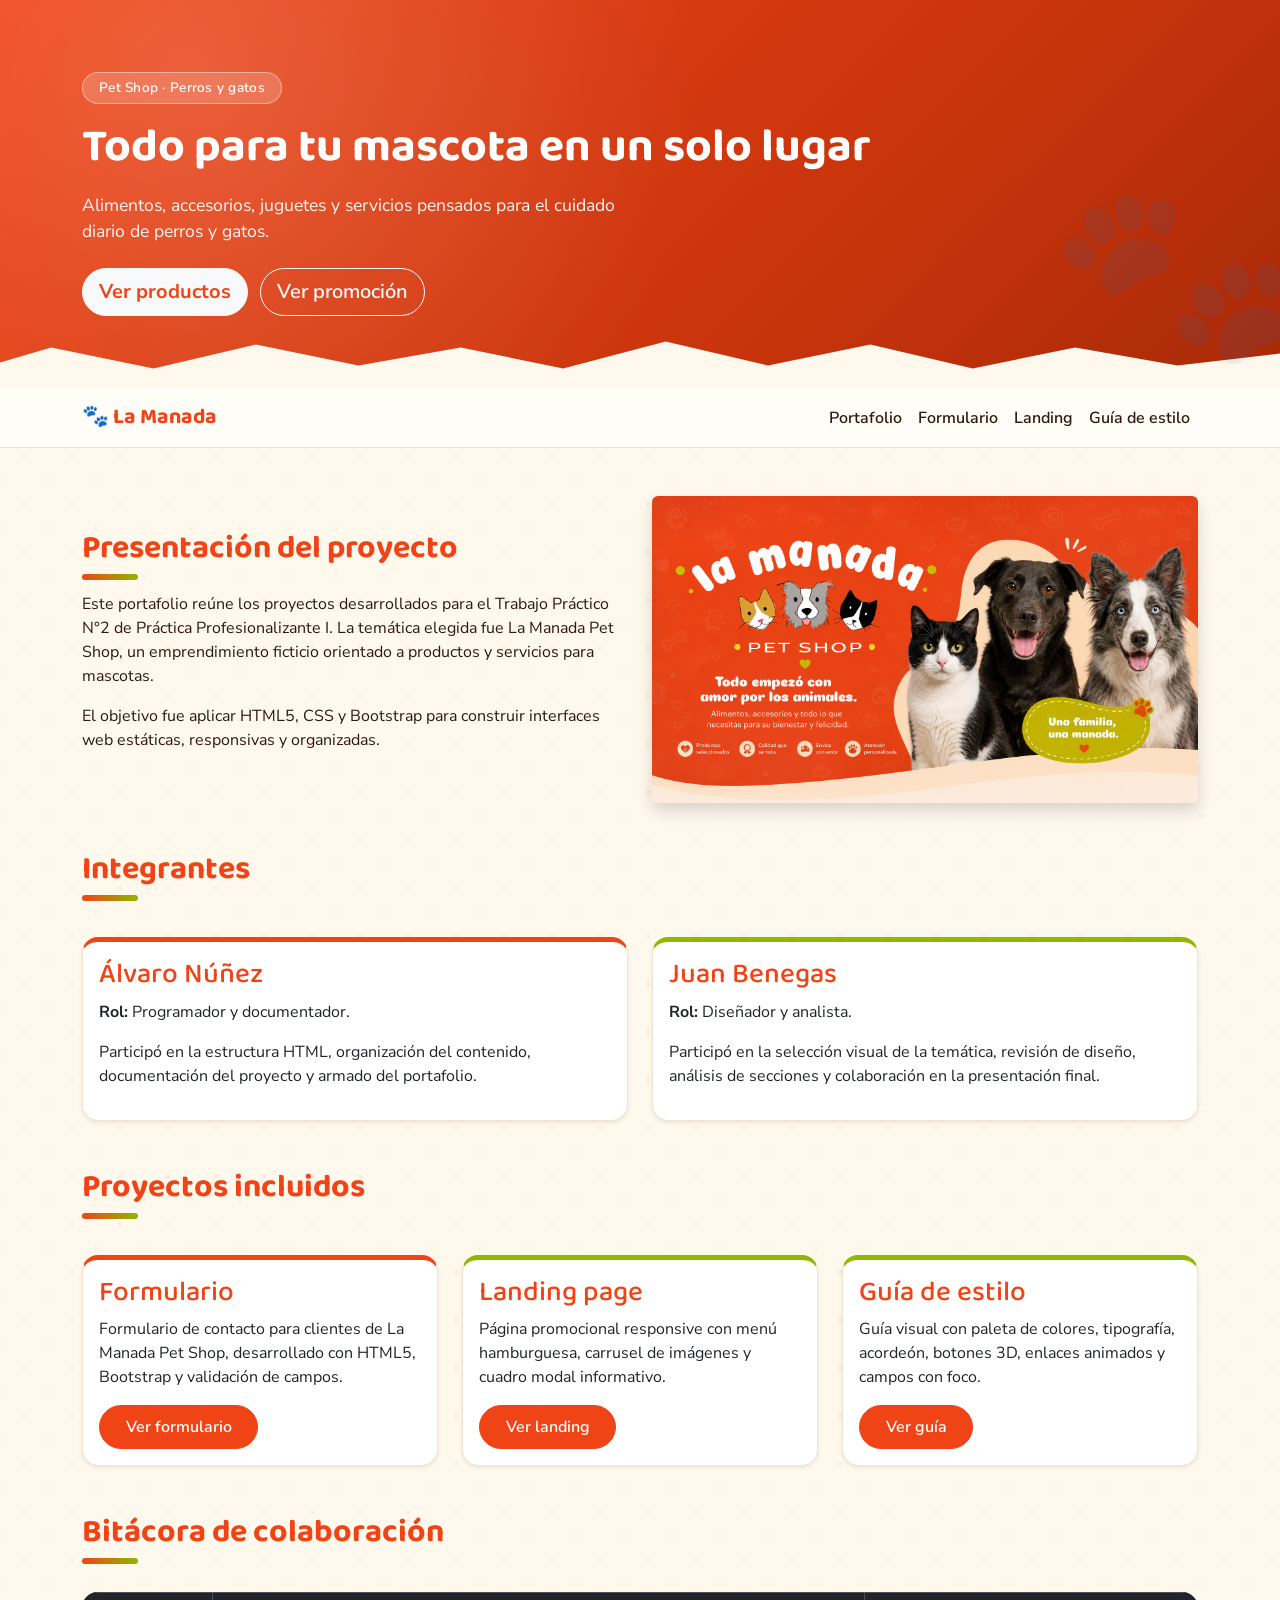
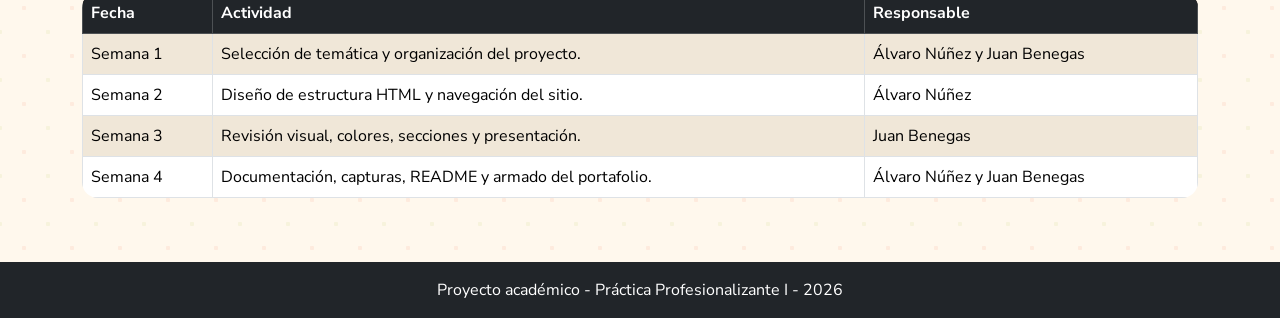
<file: LaManadaTP2/index.html>
<!DOCTYPE html>
<html lang="es">
<head>
    <meta charset="UTF-8">
    <meta name="author" content="Álvaro Núñez y Juan Benegas">
    <meta name="viewport" content="width=device-width, initial-scale=1.0">
    <title>Portafolio | La Manada Pet Shop</title>

    <!-- Bootstrap -->
    <link href="https://cdn.jsdelivr.net/npm/bootstrap@5.3.3/dist/css/bootstrap.min.css" rel="stylesheet">
    
    <!-- CSS propio -->
    <style>
/* ============================================================
   La Manada Pet Shop - styles.css
   Hoja de estilos para index.html, formulario.html y landing.html
   Paleta tomada de guia-estilo.html:
     Naranja principal ...... #f04416
     Verde lima ............. #8fb800
     Crema de fondo ......... #fff8ed
     Texto principal ........ #2e1a0e
   ============================================================ */

@import url('https://fonts.googleapis.com/css2?family=Baloo+2:wght@500;600;700&family=Nunito+Sans:wght@400;600;700&display=swap');

:root {
    --naranja: #f04416;
    --naranja-oscuro: #c8340c;
    --lima: #8fb800;
    --crema: #fff8ed;
    --crema-borde: #f2e3cc;
    --oscuro: #2e1a0e;
    --radio: 16px;
    --sombra: 0 10px 25px rgba(46, 26, 14, 0.10);
}

* {
    box-sizing: border-box;
}

html {
    scroll-behavior: smooth;
    scroll-padding-top: 80px;
}

body {
    font-family: 'Nunito Sans', 'Segoe UI', sans-serif;
    color: var(--oscuro);
    background-color: var(--crema);
    background-image:
        radial-gradient(circle, rgba(240, 68, 22, 0.07) 2px, transparent 2.5px),
        radial-gradient(circle, rgba(143, 184, 0, 0.07) 2px, transparent 2.5px);
    background-size: 48px 48px, 48px 48px;
    background-position: 0 0, 24px 24px;
}

h1, h2, h3, .navbar-brand {
    font-family: 'Baloo 2', 'Segoe UI', sans-serif;
}

h2 {
    color: var(--naranja);
    font-weight: 700;
    margin-bottom: 0.75rem;
    position: relative;
    display: inline-block;
}

h2::after {
    content: "";
    display: block;
    width: 3.5rem;
    height: 6px;
    margin-top: 0.35rem;
    border-radius: 999px;
    background: linear-gradient(90deg, var(--naranja) 0%, var(--lima) 100%);
}

main h2,
.contacto-landing h2 {
    display: block;
}

h3 {
    color: var(--oscuro);
}

a {
    color: var(--naranja);
}

a:hover {
    color: var(--naranja-oscuro);
}

/* ---------------------------------------------------------
   Utilidades de color (usadas directamente en el HTML)
--------------------------------------------------------- */

.bg-orange {
    background-color: var(--naranja) !important;
}

.btn-orange {
    background-color: var(--naranja);
    border-color: var(--naranja);
    color: #fff;
    font-weight: 600;
    border-radius: 999px;
    padding: 0.55rem 1.6rem;
    transition: transform 0.15s ease, background-color 0.15s ease, box-shadow 0.15s ease;
}

.btn-orange:hover,
.btn-orange:focus {
    background-color: var(--naranja-oscuro);
    border-color: var(--naranja-oscuro);
    color: #fff;
    transform: translateY(-2px);
    box-shadow: 0 8px 16px rgba(240, 68, 22, 0.28);
}

.btn-outline-secondary {
    border-radius: 999px;
    font-weight: 600;
}

/* ---------------------------------------------------------
   Barra de navegación
--------------------------------------------------------- */

.navbar {
    background-color: #fffdf8 !important;
}

.navbar-brand {
    color: var(--naranja) !important;
    font-size: 1.35rem;
}

.navbar-brand::before {
    content: "🐾 ";
}

.nav-link {
    font-weight: 600;
    color: var(--oscuro) !important;
    position: relative;
}

.nav-link.active,
.nav-link:hover {
    color: var(--naranja) !important;
}

.nav-link.active::after {
    content: "";
    position: absolute;
    left: 0.5rem;
    right: 0.5rem;
    bottom: 2px;
    height: 3px;
    border-radius: 3px;
    background-color: var(--naranja);
}

/* ---------------------------------------------------------
   Encabezado tipo "hero" (index.html y landing.html)
--------------------------------------------------------- */

.hero-landing {
    background: radial-gradient(circle at 15% 20%, rgba(255, 255, 255, 0.16) 0, transparent 45%),
                linear-gradient(135deg, var(--naranja) 0%, var(--naranja-oscuro) 65%, #a82a08 100%);
    color: #fff;
    padding: 4.5rem 0;
    position: relative;
    overflow: hidden;
}

.hero-landing::after {
    content: "🐾";
    position: absolute;
    right: -1rem;
    bottom: -2rem;
    font-size: 12rem;
    opacity: 0.10;
    transform: rotate(-12deg);
    pointer-events: none;
}

.hero-landing::before {
    content: "";
    position: absolute;
    left: 0;
    right: 0;
    bottom: -1px;
    height: 60px;
    background-color: var(--crema);
    clip-path: polygon(0 100%, 100% 100%, 100% 40%, 92% 60%, 84% 30%, 76% 65%, 68% 25%, 60% 60%, 52% 20%, 44% 65%, 36% 30%, 28% 60%, 20% 25%, 12% 65%, 4% 30%, 0 55%);
}

.etiqueta-hero {
    display: inline-block;
    background-color: rgba(255, 255, 255, 0.18);
    border: 1px solid rgba(255, 255, 255, 0.4);
    border-radius: 999px;
    padding: 0.3rem 1rem;
    font-size: 0.85rem;
    font-weight: 600;
    letter-spacing: 0.02em;
    margin-bottom: 1rem;
}

.hero-contenido h1 {
    font-weight: 700;
    font-size: clamp(2rem, 4vw, 2.9rem);
    margin-bottom: 1rem;
}

.hero-contenido p {
    font-size: 1.1rem;
    max-width: 34rem;
    opacity: 0.95;
}

.hero-botones {
    margin-top: 1.5rem;
    display: flex;
    gap: 0.75rem;
    flex-wrap: wrap;
}

.hero-botones .btn-light {
    color: var(--naranja);
    font-weight: 700;
    border-radius: 999px;
}

.hero-botones .btn-outline-light {
    border-radius: 999px;
    font-weight: 600;
}

.hero-img {
    max-height: 320px;
    filter: drop-shadow(0 15px 25px rgba(0, 0, 0, 0.25));
}

/* ---------------------------------------------------------
   Tarjetas generales (index.html: integrantes y proyectos)
--------------------------------------------------------- */

.card {
    border: 1px solid var(--crema-borde);
    border-top: 5px solid var(--naranja);
    border-radius: var(--radio);
    background-color: #fff;
    transition: transform 0.18s ease, box-shadow 0.18s ease;
}

.row.g-4 > div:nth-child(even) .card,
.row.g-4 > div:nth-child(3n) .card {
    border-top-color: var(--lima);
}

.card:hover {
    transform: translateY(-4px) rotate(-0.4deg);
    box-shadow: var(--sombra);
}

.card-title {
    color: var(--naranja);
    font-family: 'Baloo 2', sans-serif;
}

/* Bitácora / tabla */

.table {
    border-radius: var(--radio);
    overflow: hidden;
}

.table thead.table-dark {
    background-color: var(--oscuro) !important;
}

.table-striped > tbody > tr:nth-of-type(odd) > * {
    background-color: #fdf3e4;
}

/* ---------------------------------------------------------
   Landing: secciones generales
--------------------------------------------------------- */

.landing-section {
    padding: 4rem 0;
}

.subtitulo-seccion {
    display: inline-block;
    color: var(--lima);
    font-weight: 700;
    letter-spacing: 0.06em;
    text-transform: uppercase;
    font-size: 0.85rem;
    margin-bottom: 0.35rem;
}

/* Carrusel */

.carousel-img {
    height: 420px;
    object-fit: cover;
    filter: brightness(0.72);
}

.carousel-box {
    background-color: rgba(46, 26, 14, 0.55);
    border-radius: var(--radio);
    padding: 1rem 1.5rem;
    bottom: 2rem;
}

.carousel-box h3 {
    color: #fff;
    font-family: 'Baloo 2', sans-serif;
}

.carousel-indicators [data-bs-target] {
    background-color: var(--naranja);
}

/* Productos */

.card-producto {
    border-radius: var(--radio);
    overflow: hidden;
}

.icono-card {
    font-size: 1.5rem;
    margin-bottom: 0.5rem;
    display: inline-flex;
    align-items: center;
    justify-content: center;
    width: 3rem;
    height: 3rem;
    border-radius: 50%;
    background-color: #fdeade;
}

#productos .col-md-4:nth-child(2) .icono-card {
    background-color: #f0f6d9;
}

#productos .col-md-4:nth-child(3) .icono-card {
    background-color: #fff0e0;
}

.producto-img {
    height: 190px;
    object-fit: cover;
    transition: transform 0.25s ease;
}

.card-producto:hover .producto-img {
    transform: scale(1.06) rotate(-1deg);
}

/* Servicios */

.servicios-landing {
    background-color: #fef1de;
    border-top: 1px solid var(--crema-borde);
    border-bottom: 1px solid var(--crema-borde);
}

.lista-servicios {
    list-style: none;
    padding-left: 0;
    margin: 1.25rem 0;
}

.lista-servicios li {
    padding-left: 1.75rem;
    position: relative;
    margin-bottom: 0.6rem;
    font-weight: 600;
}

.lista-servicios li::before {
    content: "🐾";
    position: absolute;
    left: 0;
    top: -0.05rem;
    font-size: 0.95rem;
}

.imagen-servicios {
    max-height: 280px;
    border-radius: var(--radio);
    box-shadow: var(--sombra);
}

/* Bloque informativo (HTML5 / Bootstrap / CSS) */

.dato-card {
    background-color: #fff;
    border: 1px solid var(--crema-borde);
    border-radius: var(--radio);
    padding: 1.75rem 1.25rem;
    height: 100%;
}

.bloque-info .col-md-4:nth-child(1) .dato-card {
    background-color: #fdeade;
}

.bloque-info .col-md-4:nth-child(2) .dato-card {
    background-color: #f0f6d9;
}

.bloque-info .col-md-4:nth-child(3) .dato-card {
    background-color: #fff0e0;
}

.dato-card h3 {
    color: var(--lima);
    font-family: 'Baloo 2', sans-serif;
}

.bloque-info .col-md-4:nth-child(1) .dato-card h3,
.bloque-info .col-md-4:nth-child(3) .dato-card h3 {
    color: var(--naranja);
}

/* Contacto */

.contacto-landing {
    background: linear-gradient(120deg, var(--naranja) 0%, var(--naranja-oscuro) 100%);
    color: #fff;
    border-radius: var(--radio);
    padding: 2.5rem 2rem;
}

.contacto-landing h2 {
    color: #fff;
}

/* ---------------------------------------------------------
   Formulario de contacto (formulario.html)
--------------------------------------------------------- */

main form {
    border: 3px dashed var(--crema-borde) !important;
    border-radius: var(--radio) !important;
    position: relative;
    overflow: visible !important;
}

main form::before {
    content: "🐶 🐱 Formulario de contacto";
    position: absolute;
    top: -1.1rem;
    left: 1.5rem;
    background-color: var(--crema);
    padding: 0 0.75rem;
    font-family: 'Baloo 2', sans-serif;
    font-weight: 700;
    color: var(--naranja);
    font-size: 0.95rem;
}

.form-label {
    font-weight: 700;
    color: var(--oscuro);
}

.form-label::before {
    margin-right: 0.4rem;
}

label[for="nombre"]::before { content: "🙋"; }
label[for="email"]::before { content: "✉️"; }
label[for="telefono"]::before { content: "📞"; }
label[for="mascota"]::before { content: "🐾"; }
label[for="motivo"]::before { content: "💬"; }
label[for="mensaje"]::before { content: "📝"; }

.mb-3:has(#nombre),
.mb-3:has(#telefono),
.mb-3:has(#motivo) {
    border-left: 4px solid var(--naranja);
    padding-left: 0.9rem;
}

.mb-3:has(#email),
.mb-3:has(#mascota),
.mb-3:has(#mensaje) {
    border-left: 4px solid var(--lima);
    padding-left: 0.9rem;
}

.form-check-label::before {
    content: "✅ ";
}

.form-control,
.form-select {
    border-radius: 10px;
    border-color: var(--crema-borde);
}

.form-control:focus,
.form-select:focus {
    border-color: var(--naranja);
    box-shadow: 0 0 0 0.2rem rgba(240, 68, 22, 0.18);
}

.form-check-input:checked {
    background-color: var(--naranja);
    border-color: var(--naranja);
}

/* ---------------------------------------------------------
   Pie de página
--------------------------------------------------------- */

footer {
    background-color: var(--oscuro) !important;
}

/* ---------------------------------------------------------
   Modales (landing.html)
--------------------------------------------------------- */

.modal-content {
    border-radius: var(--radio);
    overflow: hidden;
    border: none;
}

#modalServicios .modal-header,
#modalAccesorios .modal-header {
    background-color: var(--lima) !important;
}

/* ---------------------------------------------------------
   Responsive
--------------------------------------------------------- */

@media (max-width: 767.98px) {
    .hero-landing {
        padding: 3rem 0;
        text-align: center;
    }

    .hero-botones {
        justify-content: center;
    }

    .carousel-img {
        height: 260px;
    }

    .contacto-landing {
        text-align: center;
    }

    .contacto-landing .text-md-end {
        text-align: center !important;
        margin-top: 1rem;
    }
}

    </style>
</head>
<body>

<header id="inicio" class="hero-landing">
    <div class="container">
        <div class="hero-contenido">
            <span class="etiqueta-hero">Pet Shop · Perros y gatos</span>

            <h1>Todo para tu mascota en un solo lugar</h1>

            <p>
                Alimentos, accesorios, juguetes y servicios pensados para el cuidado
                diario de perros y gatos.
            </p>

            <div class="hero-botones">
                <a href="#productos" class="btn btn-light btn-lg">Ver productos</a>

                <button class="btn btn-outline-light btn-lg" data-bs-toggle="modal" data-bs-target="#modalPromo">
                    Ver promoción
                </button>
            </div>
        </div>
    </div>
</header>

<nav class="navbar navbar-expand-lg navbar-light bg-light border-bottom">
    <div class="container">
        <a class="navbar-brand fw-bold" href="index.html">La Manada</a>

        <button class="navbar-toggler" type="button" data-bs-toggle="collapse" data-bs-target="#menuPrincipal">
            <span class="navbar-toggler-icon"></span>
        </button>

        <div class="collapse navbar-collapse" id="menuPrincipal">
            <ul class="navbar-nav ms-auto">
                <li class="nav-item"><a class="nav-link" href="index.html">Portafolio</a></li>
                <li class="nav-item"><a class="nav-link" href="formulario.html">Formulario</a></li>
                <li class="nav-item"><a class="nav-link" href="landing.html">Landing</a></li>
                <li class="nav-item"><a class="nav-link" href="guia-estilo.html">Guía de estilo</a></li>
            </ul>
        </div>
    </div>
</nav>

<main class="container my-5">

    <section class="mb-5">
        <div class="row align-items-center">
            <div class="col-md-6">
                <h2>Presentación del proyecto</h2>
                <p>
                    Este portafolio reúne los proyectos desarrollados para el Trabajo Práctico N°2
                    de Práctica Profesionalizante I. La temática elegida fue La Manada Pet Shop,
                    un emprendimiento ficticio orientado a productos y servicios para mascotas.
                </p>
                <p>
                    El objetivo fue aplicar HTML5, CSS y Bootstrap para construir interfaces web
                    estáticas, responsivas y organizadas.
                </p>
            </div>

            <div class="col-md-6 text-center">
                <img src="img/encabezado- la manada-principal.png" alt="Logo La Manada Pet Shop" class="img-fluid rounded shadow">
            </div>
        </div>
    </section>

    <section class="mb-5">
        <h2>Integrantes</h2>

        <div class="row g-4 mt-2">
            <div class="col-md-6">
                <article class="card h-100 shadow-sm">
                    <div class="card-body">
                        <h3 class="card-title">Álvaro Núñez</h3>
                        <p><strong>Rol:</strong> Programador y documentador.</p>
                        <p>
                            Participó en la estructura HTML, organización del contenido,
                            documentación del proyecto y armado del portafolio.
                        </p>
                    </div>
                </article>
            </div>

            <div class="col-md-6">
                <article class="card h-100 shadow-sm">
                    <div class="card-body">
                        <h3 class="card-title">Juan Benegas</h3>
                        <p><strong>Rol:</strong> Diseñador y analista.</p>
                        <p>
                            Participó en la selección visual de la temática, revisión de diseño,
                            análisis de secciones y colaboración en la presentación final.
                        </p>
                    </div>
                </article>
            </div>
        </div>
    </section>

    <section class="mb-5">
        <h2>Proyectos incluidos</h2>

        <div class="row g-4 mt-2">

            <div class="col-md-4">
                <article class="card h-100 shadow-sm">
                    <div class="card-body">
                        <h3 class="card-title">Formulario</h3>
                        <p>
                            Formulario de contacto para clientes de La Manada Pet Shop,
                            desarrollado con HTML5, Bootstrap y validación de campos.
                        </p>
                        <a href="formulario.html" class="btn btn-orange">Ver formulario</a>
                    </div>
                </article>
            </div>

            <div class="col-md-4">
                <article class="card h-100 shadow-sm">
                    <div class="card-body">
                        <h3 class="card-title">Landing page</h3>
                        <p>
                            Página promocional responsive con menú hamburguesa,
                            carrusel de imágenes y cuadro modal informativo.
                        </p>
                        <a href="landing.html" class="btn btn-orange">Ver landing</a>
                    </div>
                </article>
            </div>

            <div class="col-md-4">
                <article class="card h-100 shadow-sm">
                    <div class="card-body">
                        <h3 class="card-title">Guía de estilo</h3>
                        <p>
                            Guía visual con paleta de colores, tipografía, acordeón,
                            botones 3D, enlaces animados y campos con foco.
                        </p>
                        <a href="guia-estilo.html" class="btn btn-orange">Ver guía</a>
                    </div>
                </article>
            </div>

        </div>
    </section>

    <section class="mb-5">
        <h2>Bitácora de colaboración</h2>

        <div class="table-responsive">
            <table class="table table-bordered table-striped mt-3">
                <thead class="table-dark">
                    <tr>
                        <th>Fecha</th>
                        <th>Actividad</th>
                        <th>Responsable</th>
                    </tr>
                </thead>
                <tbody>
                    <tr>
                        <td>Semana 1</td>
                        <td>Selección de temática y organización del proyecto.</td>
                        <td>Álvaro Núñez y Juan Benegas</td>
                    </tr>
                    <tr>
                        <td>Semana 2</td>
                        <td>Diseño de estructura HTML y navegación del sitio.</td>
                        <td>Álvaro Núñez</td>
                    </tr>
                    <tr>
                        <td>Semana 3</td>
                        <td>Revisión visual, colores, secciones y presentación.</td>
                        <td>Juan Benegas</td>
                    </tr>
                    <tr>
                        <td>Semana 4</td>
                        <td>Documentación, capturas, README y armado del portafolio.</td>
                        <td>Álvaro Núñez y Juan Benegas</td>
                    </tr>
                </tbody>
            </table>
        </div>
    </section>

</main>

<footer class="bg-dark text-white text-center py-3">
    <p class="mb-0">Proyecto académico - Práctica Profesionalizante I - 2026</p>
</footer>

<script src="https://cdn.jsdelivr.net/npm/bootstrap@5.3.3/dist/js/bootstrap.bundle.min.js"></script>

</body>
</html>
</file>
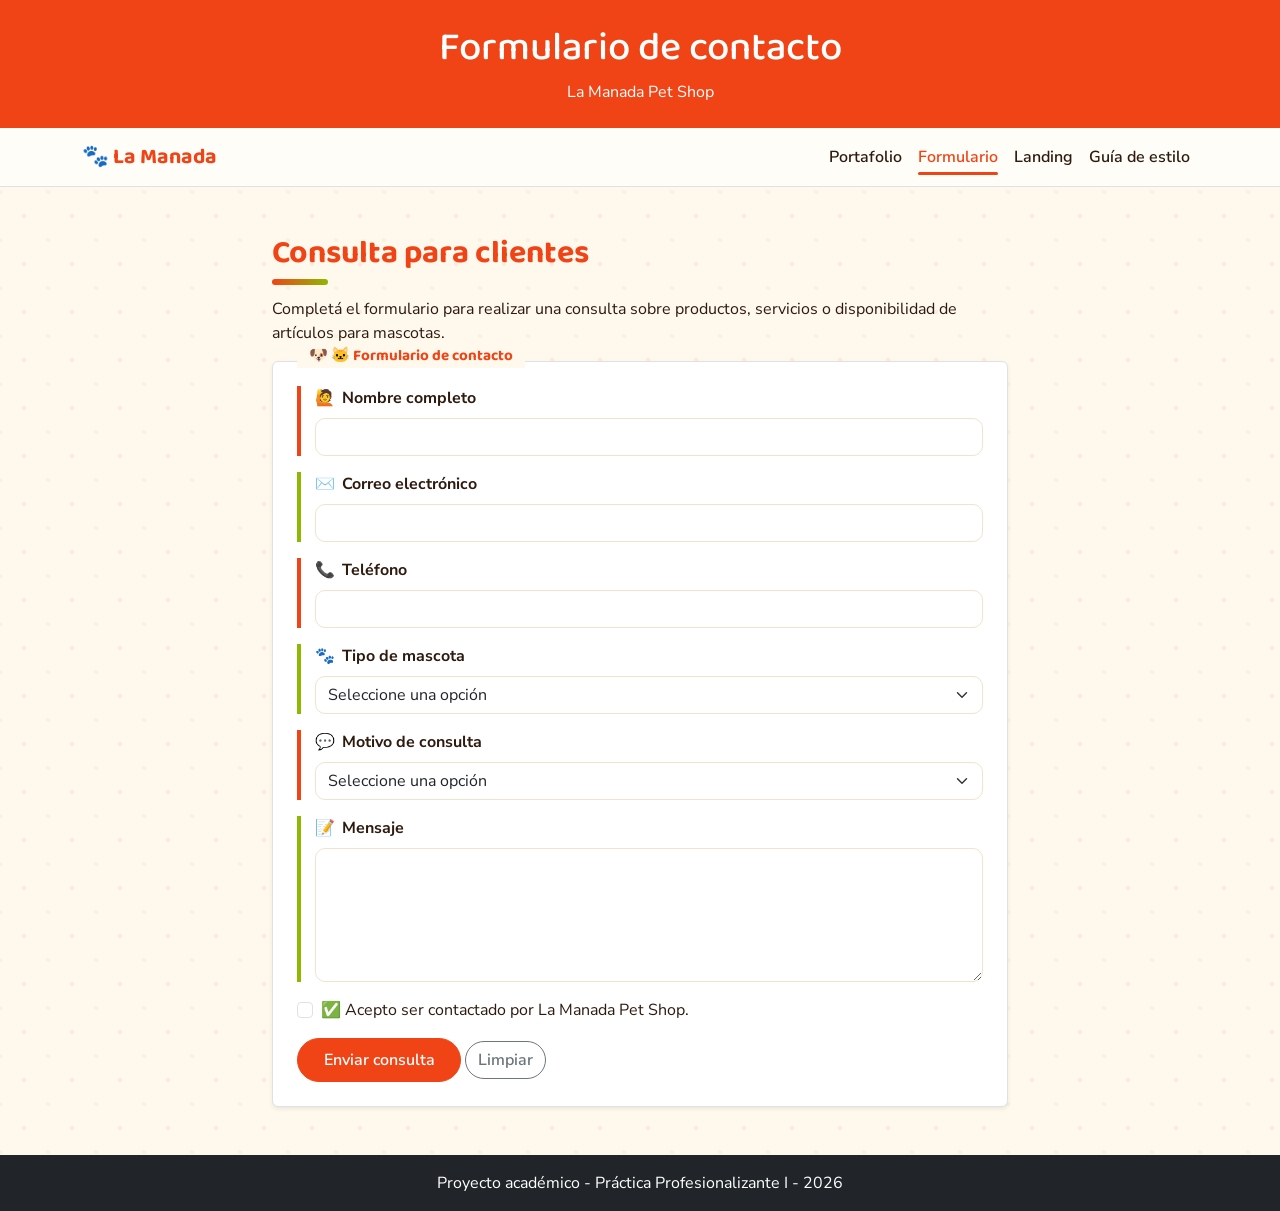
<file: LaManadaTP2/formulario.html>
<!DOCTYPE html>
<html lang="es">
<head>
    <meta charset="UTF-8">
    <meta name="author" content="Álvaro Núñez y Juan Benegas">
    <meta name="viewport" content="width=device-width, initial-scale=1.0">
    <title>Formulario | La Manada Pet Shop</title>

    <!-- Bootstrap -->
    <link href="https://cdn.jsdelivr.net/npm/bootstrap@5.3.3/dist/css/bootstrap.min.css" rel="stylesheet">
    
    <!-- CSS propio -->
    <style>
/* ============================================================
   La Manada Pet Shop - styles.css
   Hoja de estilos para index.html, formulario.html y landing.html
   Paleta tomada de guia-estilo.html:
     Naranja principal ...... #f04416
     Verde lima ............. #8fb800
     Crema de fondo ......... #fff8ed
     Texto principal ........ #2e1a0e
   ============================================================ */

@import url('https://fonts.googleapis.com/css2?family=Baloo+2:wght@500;600;700&family=Nunito+Sans:wght@400;600;700&display=swap');

:root {
    --naranja: #f04416;
    --naranja-oscuro: #c8340c;
    --lima: #8fb800;
    --crema: #fff8ed;
    --crema-borde: #f2e3cc;
    --oscuro: #2e1a0e;
    --radio: 16px;
    --sombra: 0 10px 25px rgba(46, 26, 14, 0.10);
}

* {
    box-sizing: border-box;
}

html {
    scroll-behavior: smooth;
    scroll-padding-top: 80px;
}

body {
    font-family: 'Nunito Sans', 'Segoe UI', sans-serif;
    color: var(--oscuro);
    background-color: var(--crema);
    background-image:
        radial-gradient(circle, rgba(240, 68, 22, 0.07) 2px, transparent 2.5px),
        radial-gradient(circle, rgba(143, 184, 0, 0.07) 2px, transparent 2.5px);
    background-size: 48px 48px, 48px 48px;
    background-position: 0 0, 24px 24px;
}

h1, h2, h3, .navbar-brand {
    font-family: 'Baloo 2', 'Segoe UI', sans-serif;
}

h2 {
    color: var(--naranja);
    font-weight: 700;
    margin-bottom: 0.75rem;
    position: relative;
    display: inline-block;
}

h2::after {
    content: "";
    display: block;
    width: 3.5rem;
    height: 6px;
    margin-top: 0.35rem;
    border-radius: 999px;
    background: linear-gradient(90deg, var(--naranja) 0%, var(--lima) 100%);
}

main h2,
.contacto-landing h2 {
    display: block;
}

h3 {
    color: var(--oscuro);
}

a {
    color: var(--naranja);
}

a:hover {
    color: var(--naranja-oscuro);
}

/* ---------------------------------------------------------
   Utilidades de color (usadas directamente en el HTML)
--------------------------------------------------------- */

.bg-orange {
    background-color: var(--naranja) !important;
}

.btn-orange {
    background-color: var(--naranja);
    border-color: var(--naranja);
    color: #fff;
    font-weight: 600;
    border-radius: 999px;
    padding: 0.55rem 1.6rem;
    transition: transform 0.15s ease, background-color 0.15s ease, box-shadow 0.15s ease;
}

.btn-orange:hover,
.btn-orange:focus {
    background-color: var(--naranja-oscuro);
    border-color: var(--naranja-oscuro);
    color: #fff;
    transform: translateY(-2px);
    box-shadow: 0 8px 16px rgba(240, 68, 22, 0.28);
}

.btn-outline-secondary {
    border-radius: 999px;
    font-weight: 600;
}

/* ---------------------------------------------------------
   Barra de navegación
--------------------------------------------------------- */

.navbar {
    background-color: #fffdf8 !important;
}

.navbar-brand {
    color: var(--naranja) !important;
    font-size: 1.35rem;
}

.navbar-brand::before {
    content: "🐾 ";
}

.nav-link {
    font-weight: 600;
    color: var(--oscuro) !important;
    position: relative;
}

.nav-link.active,
.nav-link:hover {
    color: var(--naranja) !important;
}

.nav-link.active::after {
    content: "";
    position: absolute;
    left: 0.5rem;
    right: 0.5rem;
    bottom: 2px;
    height: 3px;
    border-radius: 3px;
    background-color: var(--naranja);
}

/* ---------------------------------------------------------
   Encabezado tipo "hero" (index.html y landing.html)
--------------------------------------------------------- */

.hero-landing {
    background: radial-gradient(circle at 15% 20%, rgba(255, 255, 255, 0.16) 0, transparent 45%),
                linear-gradient(135deg, var(--naranja) 0%, var(--naranja-oscuro) 65%, #a82a08 100%);
    color: #fff;
    padding: 4.5rem 0;
    position: relative;
    overflow: hidden;
}

.hero-landing::after {
    content: "🐾";
    position: absolute;
    right: -1rem;
    bottom: -2rem;
    font-size: 12rem;
    opacity: 0.10;
    transform: rotate(-12deg);
    pointer-events: none;
}

.hero-landing::before {
    content: "";
    position: absolute;
    left: 0;
    right: 0;
    bottom: -1px;
    height: 60px;
    background-color: var(--crema);
    clip-path: polygon(0 100%, 100% 100%, 100% 40%, 92% 60%, 84% 30%, 76% 65%, 68% 25%, 60% 60%, 52% 20%, 44% 65%, 36% 30%, 28% 60%, 20% 25%, 12% 65%, 4% 30%, 0 55%);
}

.etiqueta-hero {
    display: inline-block;
    background-color: rgba(255, 255, 255, 0.18);
    border: 1px solid rgba(255, 255, 255, 0.4);
    border-radius: 999px;
    padding: 0.3rem 1rem;
    font-size: 0.85rem;
    font-weight: 600;
    letter-spacing: 0.02em;
    margin-bottom: 1rem;
}

.hero-contenido h1 {
    font-weight: 700;
    font-size: clamp(2rem, 4vw, 2.9rem);
    margin-bottom: 1rem;
}

.hero-contenido p {
    font-size: 1.1rem;
    max-width: 34rem;
    opacity: 0.95;
}

.hero-botones {
    margin-top: 1.5rem;
    display: flex;
    gap: 0.75rem;
    flex-wrap: wrap;
}

.hero-botones .btn-light {
    color: var(--naranja);
    font-weight: 700;
    border-radius: 999px;
}

.hero-botones .btn-outline-light {
    border-radius: 999px;
    font-weight: 600;
}

.hero-img {
    max-height: 320px;
    filter: drop-shadow(0 15px 25px rgba(0, 0, 0, 0.25));
}

/* ---------------------------------------------------------
   Tarjetas generales (index.html: integrantes y proyectos)
--------------------------------------------------------- */

.card {
    border: 1px solid var(--crema-borde);
    border-top: 5px solid var(--naranja);
    border-radius: var(--radio);
    background-color: #fff;
    transition: transform 0.18s ease, box-shadow 0.18s ease;
}

.row.g-4 > div:nth-child(even) .card,
.row.g-4 > div:nth-child(3n) .card {
    border-top-color: var(--lima);
}

.card:hover {
    transform: translateY(-4px) rotate(-0.4deg);
    box-shadow: var(--sombra);
}

.card-title {
    color: var(--naranja);
    font-family: 'Baloo 2', sans-serif;
}

/* Bitácora / tabla */

.table {
    border-radius: var(--radio);
    overflow: hidden;
}

.table thead.table-dark {
    background-color: var(--oscuro) !important;
}

.table-striped > tbody > tr:nth-of-type(odd) > * {
    background-color: #fdf3e4;
}

/* ---------------------------------------------------------
   Landing: secciones generales
--------------------------------------------------------- */

.landing-section {
    padding: 4rem 0;
}

.subtitulo-seccion {
    display: inline-block;
    color: var(--lima);
    font-weight: 700;
    letter-spacing: 0.06em;
    text-transform: uppercase;
    font-size: 0.85rem;
    margin-bottom: 0.35rem;
}

/* Carrusel */

.carousel-img {
    height: 420px;
    object-fit: cover;
    filter: brightness(0.72);
}

.carousel-box {
    background-color: rgba(46, 26, 14, 0.55);
    border-radius: var(--radio);
    padding: 1rem 1.5rem;
    bottom: 2rem;
}

.carousel-box h3 {
    color: #fff;
    font-family: 'Baloo 2', sans-serif;
}

.carousel-indicators [data-bs-target] {
    background-color: var(--naranja);
}

/* Productos */

.card-producto {
    border-radius: var(--radio);
    overflow: hidden;
}

.icono-card {
    font-size: 1.5rem;
    margin-bottom: 0.5rem;
    display: inline-flex;
    align-items: center;
    justify-content: center;
    width: 3rem;
    height: 3rem;
    border-radius: 50%;
    background-color: #fdeade;
}

#productos .col-md-4:nth-child(2) .icono-card {
    background-color: #f0f6d9;
}

#productos .col-md-4:nth-child(3) .icono-card {
    background-color: #fff0e0;
}

.producto-img {
    height: 190px;
    object-fit: cover;
    transition: transform 0.25s ease;
}

.card-producto:hover .producto-img {
    transform: scale(1.06) rotate(-1deg);
}

/* Servicios */

.servicios-landing {
    background-color: #fef1de;
    border-top: 1px solid var(--crema-borde);
    border-bottom: 1px solid var(--crema-borde);
}

.lista-servicios {
    list-style: none;
    padding-left: 0;
    margin: 1.25rem 0;
}

.lista-servicios li {
    padding-left: 1.75rem;
    position: relative;
    margin-bottom: 0.6rem;
    font-weight: 600;
}

.lista-servicios li::before {
    content: "🐾";
    position: absolute;
    left: 0;
    top: -0.05rem;
    font-size: 0.95rem;
}

.imagen-servicios {
    max-height: 280px;
    border-radius: var(--radio);
    box-shadow: var(--sombra);
}

/* Bloque informativo (HTML5 / Bootstrap / CSS) */

.dato-card {
    background-color: #fff;
    border: 1px solid var(--crema-borde);
    border-radius: var(--radio);
    padding: 1.75rem 1.25rem;
    height: 100%;
}

.bloque-info .col-md-4:nth-child(1) .dato-card {
    background-color: #fdeade;
}

.bloque-info .col-md-4:nth-child(2) .dato-card {
    background-color: #f0f6d9;
}

.bloque-info .col-md-4:nth-child(3) .dato-card {
    background-color: #fff0e0;
}

.dato-card h3 {
    color: var(--lima);
    font-family: 'Baloo 2', sans-serif;
}

.bloque-info .col-md-4:nth-child(1) .dato-card h3,
.bloque-info .col-md-4:nth-child(3) .dato-card h3 {
    color: var(--naranja);
}

/* Contacto */

.contacto-landing {
    background: linear-gradient(120deg, var(--naranja) 0%, var(--naranja-oscuro) 100%);
    color: #fff;
    border-radius: var(--radio);
    padding: 2.5rem 2rem;
}

.contacto-landing h2 {
    color: #fff;
}

/* ---------------------------------------------------------
   Formulario de contacto (formulario.html)
--------------------------------------------------------- */

main form {
    border: 3px dashed var(--crema-borde) !important;
    border-radius: var(--radio) !important;
    position: relative;
    overflow: visible !important;
}

main form::before {
    content: "🐶 🐱 Formulario de contacto";
    position: absolute;
    top: -1.1rem;
    left: 1.5rem;
    background-color: var(--crema);
    padding: 0 0.75rem;
    font-family: 'Baloo 2', sans-serif;
    font-weight: 700;
    color: var(--naranja);
    font-size: 0.95rem;
}

.form-label {
    font-weight: 700;
    color: var(--oscuro);
}

.form-label::before {
    margin-right: 0.4rem;
}

label[for="nombre"]::before { content: "🙋"; }
label[for="email"]::before { content: "✉️"; }
label[for="telefono"]::before { content: "📞"; }
label[for="mascota"]::before { content: "🐾"; }
label[for="motivo"]::before { content: "💬"; }
label[for="mensaje"]::before { content: "📝"; }

.mb-3:has(#nombre),
.mb-3:has(#telefono),
.mb-3:has(#motivo) {
    border-left: 4px solid var(--naranja);
    padding-left: 0.9rem;
}

.mb-3:has(#email),
.mb-3:has(#mascota),
.mb-3:has(#mensaje) {
    border-left: 4px solid var(--lima);
    padding-left: 0.9rem;
}

.form-check-label::before {
    content: "✅ ";
}

.form-control,
.form-select {
    border-radius: 10px;
    border-color: var(--crema-borde);
}

.form-control:focus,
.form-select:focus {
    border-color: var(--naranja);
    box-shadow: 0 0 0 0.2rem rgba(240, 68, 22, 0.18);
}

.form-check-input:checked {
    background-color: var(--naranja);
    border-color: var(--naranja);
}

/* ---------------------------------------------------------
   Pie de página
--------------------------------------------------------- */

footer {
    background-color: var(--oscuro) !important;
}

/* ---------------------------------------------------------
   Modales (landing.html)
--------------------------------------------------------- */

.modal-content {
    border-radius: var(--radio);
    overflow: hidden;
    border: none;
}

#modalServicios .modal-header,
#modalAccesorios .modal-header {
    background-color: var(--lima) !important;
}

/* ---------------------------------------------------------
   Responsive
--------------------------------------------------------- */

@media (max-width: 767.98px) {
    .hero-landing {
        padding: 3rem 0;
        text-align: center;
    }

    .hero-botones {
        justify-content: center;
    }

    .carousel-img {
        height: 260px;
    }

    .contacto-landing {
        text-align: center;
    }

    .contacto-landing .text-md-end {
        text-align: center !important;
        margin-top: 1rem;
    }
}

    </style>
</head>
<body>

<header class="bg-orange text-white text-center py-4">
    <div class="container">
        <h1>Formulario de contacto</h1>
        <p class="mb-0">La Manada Pet Shop</p>
    </div>
</header>

<nav class="navbar navbar-expand-lg navbar-light bg-light border-bottom">
    <div class="container">
        <a class="navbar-brand fw-bold" href="index.html">La Manada</a>

        <button class="navbar-toggler" type="button" data-bs-toggle="collapse" data-bs-target="#menuPrincipal">
            <span class="navbar-toggler-icon"></span>
        </button>

        <div class="collapse navbar-collapse" id="menuPrincipal">
            <ul class="navbar-nav ms-auto">
                <li class="nav-item"><a class="nav-link" href="index.html">Portafolio</a></li>
                <li class="nav-item"><a class="nav-link active" href="formulario.html">Formulario</a></li>
                <li class="nav-item"><a class="nav-link" href="landing.html">Landing</a></li>
                <li class="nav-item"><a class="nav-link" href="guia-estilo.html">Guía de estilo</a></li>
            </ul>
        </div>
    </div>
</nav>

<main class="container my-5">

    <section class="row justify-content-center">
        <div class="col-lg-8">

            <h2>Consulta para clientes</h2>
            <p>
                Completá el formulario para realizar una consulta sobre productos,
                servicios o disponibilidad de artículos para mascotas.
            </p>

            <form class="needs-validation p-4 border rounded shadow-sm bg-white" novalidate>

                <div class="mb-3">
                    <label for="nombre" class="form-label">Nombre completo</label>
                    <input type="text" class="form-control" id="nombre" name="nombre" required minlength="3">
                    <div class="invalid-feedback">
                        Ingresá tu nombre con al menos 3 caracteres.
                    </div>
                </div>

                <div class="mb-3">
                    <label for="email" class="form-label">Correo electrónico</label>
                    <input type="email" class="form-control" id="email" name="email" required>
                    <div class="invalid-feedback">
                        Ingresá un correo electrónico válido.
                    </div>
                </div>

                <div class="mb-3">
                    <label for="telefono" class="form-label">Teléfono</label>
                    <input type="tel" class="form-control" id="telefono" name="telefono" required>
                    <div class="invalid-feedback">
                        Ingresá un número de contacto.
                    </div>
                </div>

                <div class="mb-3">
                    <label for="mascota" class="form-label">Tipo de mascota</label>
                    <select class="form-select" id="mascota" name="mascota" required>
                        <option value="">Seleccione una opción</option>
                        <option value="perro">Perro</option>
                        <option value="gato">Gato</option>
                        <option value="otro">Otro</option>
                    </select>
                    <div class="invalid-feedback">
                        Seleccioná el tipo de mascota.
                    </div>
                </div>

                <div class="mb-3">
                    <label for="motivo" class="form-label">Motivo de consulta</label>
                    <select class="form-select" id="motivo" name="motivo" required>
                        <option value="">Seleccione una opción</option>
                        <option value="productos">Productos</option>
                        <option value="servicios">Servicios</option>
                        <option value="promociones">Promociones</option>
                        <option value="otro">Otra consulta</option>
                    </select>
                    <div class="invalid-feedback">
                        Seleccioná el motivo de la consulta.
                    </div>
                </div>

                <div class="mb-3">
                    <label for="mensaje" class="form-label">Mensaje</label>
                    <textarea class="form-control" id="mensaje" name="mensaje" rows="5" required></textarea>
                    <div class="invalid-feedback">
                        Escribí un mensaje para poder responder tu consulta.
                    </div>
                </div>

                <div class="form-check mb-3">
                    <input class="form-check-input" type="checkbox" id="acepto" required>
                    <label class="form-check-label" for="acepto">
                        Acepto ser contactado por La Manada Pet Shop.
                    </label>
                    <div class="invalid-feedback">
                        Debés aceptar para enviar el formulario.
                    </div>
                </div>

                <button class="btn btn-orange" type="submit">Enviar consulta</button>
                <button class="btn btn-outline-secondary" type="reset">Limpiar</button>

            </form>

        </div>
    </section>

</main>

<footer class="bg-dark text-white text-center py-3">
    <p class="mb-0">Proyecto académico - Práctica Profesionalizante I - 2026</p>
</footer>

<script>
    // Validación de formulario con Bootstrap
    (() => {
        'use strict';

        const forms = document.querySelectorAll('.needs-validation');

        Array.from(forms).forEach(form => {
            form.addEventListener('submit', event => {
                event.preventDefault();

                if (!form.checkValidity()) {
                    event.stopPropagation();
                } else {
                    alert('Consulta enviada correctamente. Gracias por contactarte con La Manada Pet Shop.');
                    form.reset();
                }

                form.classList.add('was-validated');
            }, false);
        });
    })();
</script>

<script src="https://cdn.jsdelivr.net/npm/bootstrap@5.3.3/dist/js/bootstrap.bundle.min.js"></script>

</body>
</html>
</file>
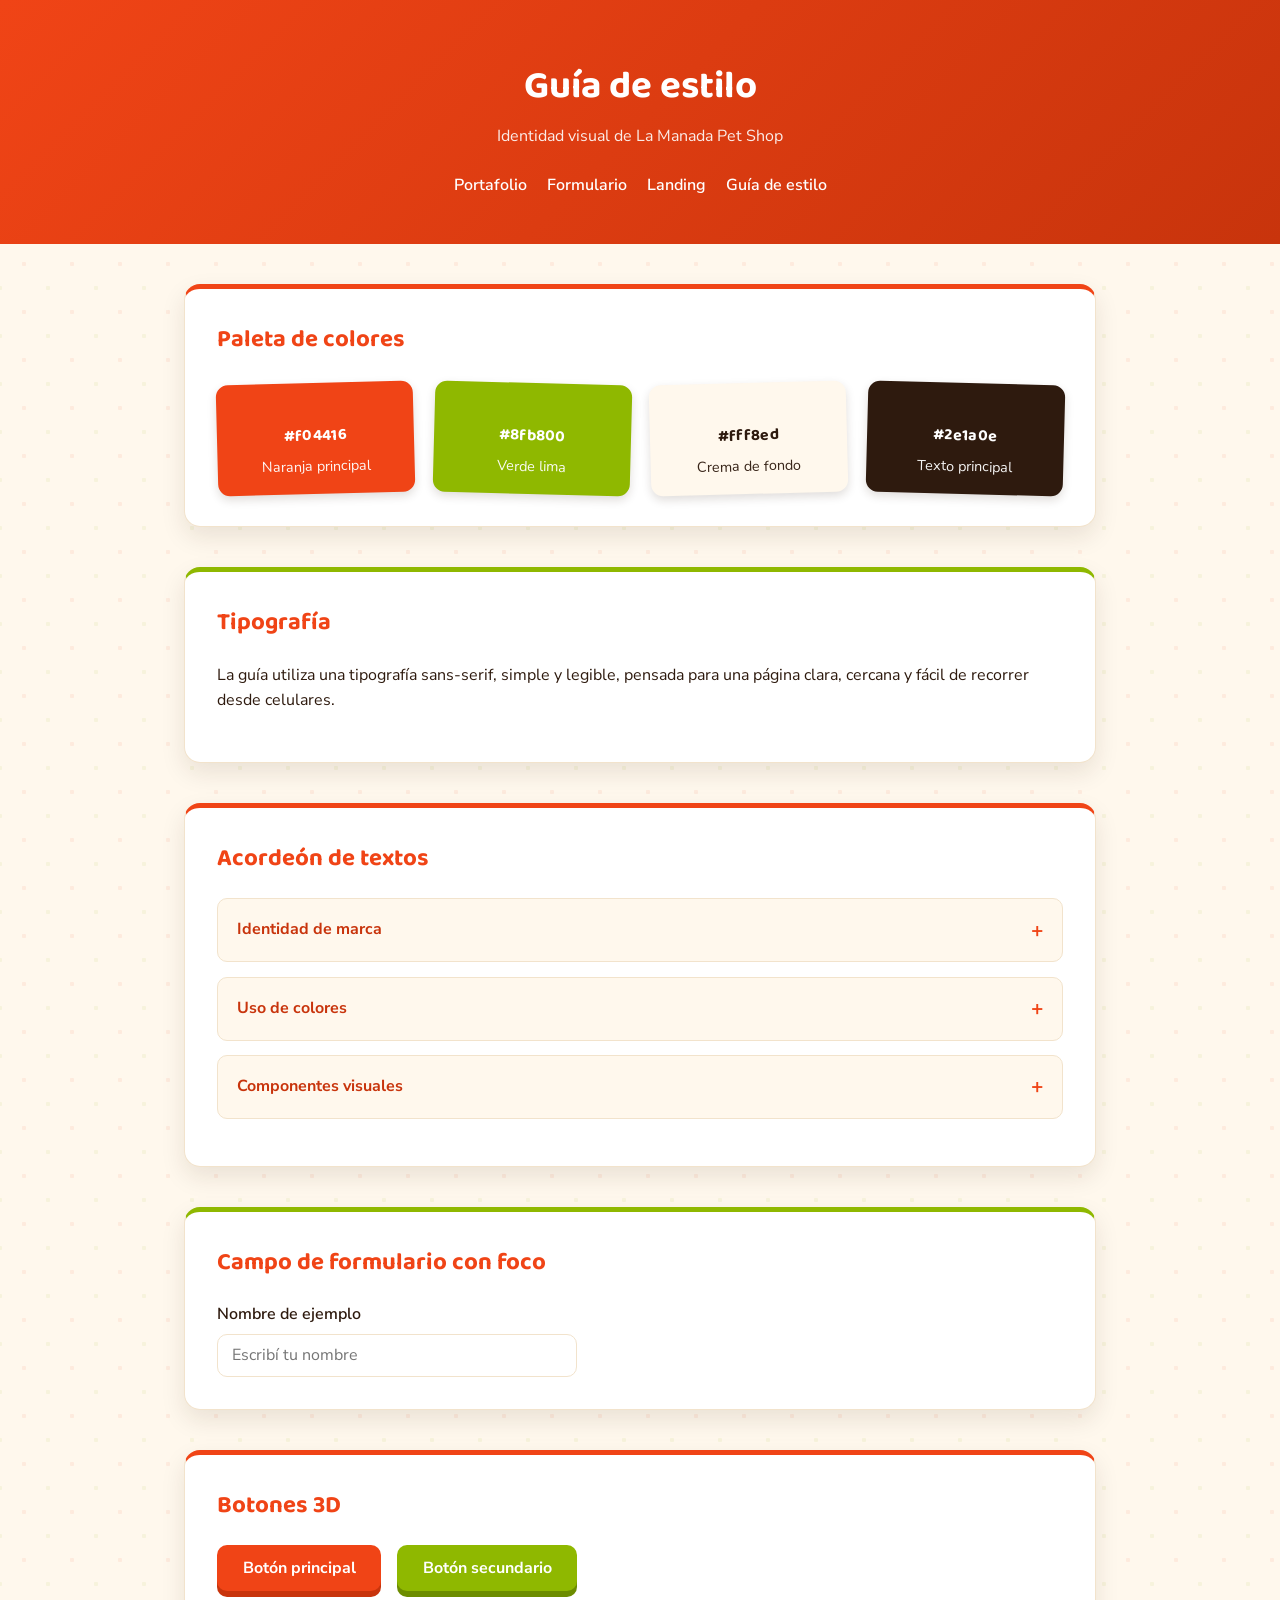
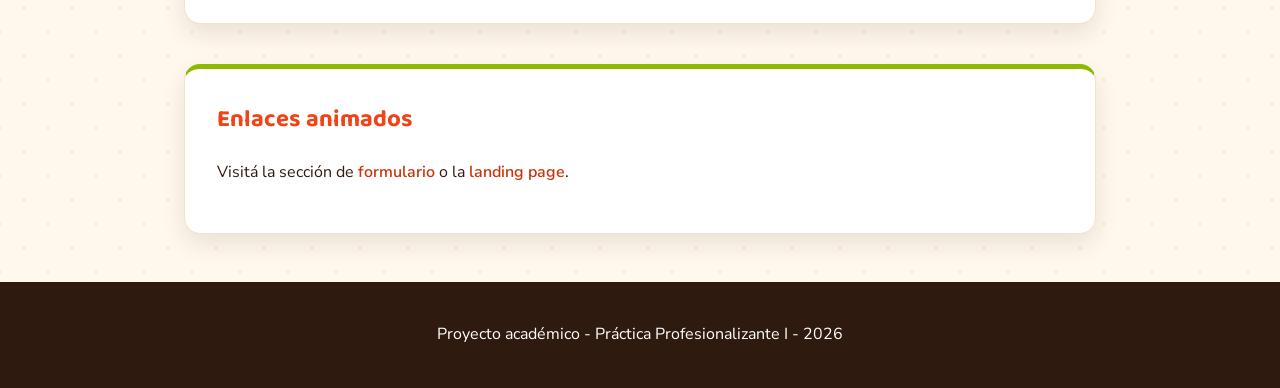
<file: LaManadaTP2/guia-estilo.html>
<!DOCTYPE html>
<html lang="es">
<head>
    <meta charset="UTF-8">
    <meta name="author" content="Álvaro Núñez y Juan Benegas">
    <meta name="viewport" content="width=device-width, initial-scale=1.0">
    <title>Guía de estilo | La Manada Pet Shop</title>

    <!-- CSS específico de la guía de estilo -->
    <style>
/* ============================================================
   La Manada Pet Shop - guia-estilo.css
   Hoja de estilos para guia-estilo.html
   ============================================================ */

@import url('https://fonts.googleapis.com/css2?family=Baloo+2:wght@500;600;700&family=Nunito+Sans:wght@400;600;700&display=swap');

:root {
    --naranja: #f04416;
    --naranja-oscuro: #c8340c;
    --lima: #8fb800;
    --crema: #fff8ed;
    --crema-borde: #f2e3cc;
    --oscuro: #2e1a0e;
    --radio: 16px;
    --sombra: 0 10px 25px rgba(46, 26, 14, 0.10);
}

* {
    box-sizing: border-box;
}

body {
    margin: 0;
    font-family: 'Nunito Sans', 'Segoe UI', sans-serif;
    background-color: var(--crema);
    color: var(--oscuro);
    line-height: 1.6;
    background-image:
        radial-gradient(circle, rgba(240, 68, 22, 0.07) 2px, transparent 2.5px),
        radial-gradient(circle, rgba(143, 184, 0, 0.07) 2px, transparent 2.5px);
    background-size: 48px 48px, 48px 48px;
    background-position: 0 0, 24px 24px;
}

h1, h2, h3 {
    font-family: 'Baloo 2', 'Segoe UI', sans-serif;
}

/* ---------------------------------------------------------
   Encabezado
--------------------------------------------------------- */

.encabezado {
    background: linear-gradient(135deg, var(--naranja) 0%, var(--naranja-oscuro) 100%);
    color: #fff;
    text-align: center;
    padding: 3.5rem 1.5rem 2.5rem;
}

.encabezado h1 {
    font-weight: 700;
    font-size: 2.4rem;
    margin: 0 0 0.4rem;
}

.encabezado p {
    margin: 0 0 1.5rem;
    opacity: 0.9;
}

.encabezado nav {
    display: flex;
    justify-content: center;
    flex-wrap: wrap;
    gap: 1.25rem;
}

.encabezado nav a {
    color: #fff;
    text-decoration: none;
    font-weight: 600;
    padding-bottom: 3px;
    border-bottom: 2px solid transparent;
    transition: border-color 0.2s ease;
}

.encabezado nav a:hover {
    border-color: #fff;
}

/* ---------------------------------------------------------
   Estructura general
--------------------------------------------------------- */

main {
    max-width: 960px;
    margin: 0 auto;
    padding: 0 1.5rem;
}

.bloque {
    background-color: #fff;
    border: 1px solid var(--crema-borde);
    border-top: 5px solid var(--naranja);
    border-radius: var(--radio);
    padding: 2rem;
    margin: 2.5rem 0;
    box-shadow: var(--sombra);
}

.bloque:nth-of-type(even) {
    border-top-color: var(--lima);
}

.bloque h2 {
    color: var(--naranja);
    margin-top: 0;
    font-weight: 700;
}

/* ---------------------------------------------------------
   Paleta de colores
--------------------------------------------------------- */

.paleta {
    display: grid;
    grid-template-columns: repeat(auto-fit, minmax(150px, 1fr));
    gap: 1.25rem;
    margin-top: 1.5rem;
}

.color {
    border-radius: 12px;
    padding: 2.5rem 1rem 1rem;
    text-align: center;
    color: #fff;
    box-shadow: 0 4px 10px rgba(46, 26, 14, 0.15);
    transition: transform 0.2s ease;
}

.color:nth-child(even) {
    transform: rotate(1.5deg);
}

.color:nth-child(odd) {
    transform: rotate(-1.5deg);
}

.color:hover {
    transform: scale(1.05) rotate(0deg);
}

.color span {
    display: block;
    font-family: 'Baloo 2', monospace;
    font-weight: 700;
    letter-spacing: 0.02em;
    margin-bottom: 0.4rem;
}

.color p {
    margin: 0;
    font-size: 0.9rem;
    opacity: 0.95;
}

.color-naranja {
    background-color: #f04416;
}

.color-lima {
    background-color: #8fb800;
}

.color-crema {
    background-color: #fff8ed;
    color: var(--oscuro);
}

.color-oscuro {
    background-color: #2e1a0e;
}

/* ---------------------------------------------------------
   Acordeón de textos
--------------------------------------------------------- */

details {
    background-color: var(--crema);
    border: 1px solid var(--crema-borde);
    border-radius: 10px;
    padding: 0.9rem 1.2rem;
    margin-bottom: 0.9rem;
}

details + details {
    margin-top: 0.9rem;
}

summary {
    cursor: pointer;
    font-weight: 700;
    color: var(--naranja-oscuro);
    list-style: none;
    display: flex;
    align-items: center;
    justify-content: space-between;
}

summary::-webkit-details-marker {
    display: none;
}

summary::after {
    content: "+";
    font-size: 1.3rem;
    color: var(--naranja);
    transition: transform 0.2s ease;
}

details[open] summary::after {
    transform: rotate(45deg);
}

details p {
    margin: 0.75rem 0 0.25rem;
}

/* ---------------------------------------------------------
   Campo de formulario con foco
--------------------------------------------------------- */

.bloque form {
    margin-top: 1rem;
}

.bloque label {
    display: block;
    font-weight: 600;
    margin-bottom: 0.4rem;
}

.bloque input[type="text"] {
    width: 100%;
    max-width: 360px;
    padding: 0.6rem 0.9rem;
    border: 1px solid var(--crema-borde);
    border-radius: 10px;
    font-family: inherit;
    font-size: 1rem;
    outline: none;
    transition: border-color 0.2s ease, box-shadow 0.2s ease;
}

.bloque input[type="text"]:focus {
    border-color: var(--naranja);
    box-shadow: 0 0 0 4px rgba(240, 68, 22, 0.18);
}

/* ---------------------------------------------------------
   Botones 3D
--------------------------------------------------------- */

.boton-3d {
    font-family: inherit;
    font-weight: 700;
    font-size: 1rem;
    color: #fff;
    background-color: var(--naranja);
    border: none;
    border-radius: 10px;
    padding: 0.75rem 1.6rem;
    margin-right: 0.75rem;
    box-shadow: 0 6px 0 var(--naranja-oscuro);
    cursor: pointer;
    transition: transform 0.1s ease, box-shadow 0.1s ease;
}

.boton-3d:active {
    transform: translateY(4px);
    box-shadow: 0 2px 0 var(--naranja-oscuro);
}

.boton-3d.secundario {
    background-color: var(--lima);
    box-shadow: 0 6px 0 #6c8c00;
}

.boton-3d.secundario:active {
    box-shadow: 0 2px 0 #6c8c00;
}

/* ---------------------------------------------------------
   Enlaces animados
--------------------------------------------------------- */

.enlace-animado {
    position: relative;
    color: var(--naranja-oscuro);
    text-decoration: none;
    font-weight: 600;
}

.enlace-animado::after {
    content: "";
    position: absolute;
    left: 0;
    bottom: -2px;
    width: 100%;
    height: 2px;
    background-color: var(--naranja);
    transform: scaleX(0);
    transform-origin: right;
    transition: transform 0.25s ease;
}

.enlace-animado:hover::after {
    transform: scaleX(1);
    transform-origin: left;
}

/* ---------------------------------------------------------
   Pie de página
--------------------------------------------------------- */

footer {
    text-align: center;
    padding: 1.5rem;
    background-color: var(--oscuro);
    color: #fff;
    margin-top: 3rem;
}

/* ---------------------------------------------------------
   Responsive
--------------------------------------------------------- */

@media (max-width: 600px) {
    .encabezado h1 {
        font-size: 1.9rem;
    }

    .bloque {
        padding: 1.5rem 1.25rem;
    }
}

    </style>
</head>
<body>

<header class="encabezado">
    <h1>Guía de estilo</h1>
    <p>Identidad visual de La Manada Pet Shop</p>

    <nav>
        <a href="index.html">Portafolio</a>
        <a href="formulario.html">Formulario</a>
        <a href="landing.html">Landing</a>
        <a href="guia-estilo.html">Guía de estilo</a>
    </nav>
</header>

<main>

    <section class="bloque">
        <h2>Paleta de colores</h2>

        <div class="paleta">
            <div class="color color-naranja">
                <span>#f04416</span>
                <p>Naranja principal</p>
            </div>

            <div class="color color-lima">
                <span>#8fb800</span>
                <p>Verde lima</p>
            </div>

            <div class="color color-crema">
                <span>#fff8ed</span>
                <p>Crema de fondo</p>
            </div>

            <div class="color color-oscuro">
                <span>#2e1a0e</span>
                <p>Texto principal</p>
            </div>
        </div>
    </section>

    <section class="bloque">
        <h2>Tipografía</h2>
        <p>
            La guía utiliza una tipografía sans-serif, simple y legible, pensada para
            una página clara, cercana y fácil de recorrer desde celulares.
        </p>
    </section>

    <section class="bloque">
        <h2>Acordeón de textos</h2>

        <details>
            <summary>Identidad de marca</summary>
            <p>
                La Manada Pet Shop busca transmitir cercanía, confianza y cuidado
                hacia las mascotas.
            </p>
        </details>

        <details>
            <summary>Uso de colores</summary>
            <p>
                El naranja se utiliza para destacar botones, encabezados y llamados
                a la acción. El crema se aplica como fondo suave.
            </p>
        </details>

        <details>
            <summary>Componentes visuales</summary>
            <p>
                Los botones, enlaces y formularios mantienen un estilo coherente
                en todas las páginas del proyecto.
            </p>
        </details>
    </section>

    <section class="bloque">
        <h2>Campo de formulario con foco</h2>

        <form>
            <label for="nombre">Nombre de ejemplo</label>
            <input type="text" id="nombre" placeholder="Escribí tu nombre">
        </form>
    </section>

    <section class="bloque">
        <h2>Botones 3D</h2>

        <button class="boton-3d">Botón principal</button>
        <button class="boton-3d secundario">Botón secundario</button>
    </section>

    <section class="bloque">
        <h2>Enlaces animados</h2>

        <p>
            Visitá la sección de
            <a class="enlace-animado" href="formulario.html">formulario</a>
            o la
            <a class="enlace-animado" href="landing.html">landing page</a>.
        </p>
    </section>

</main>

<footer>
    <p>Proyecto académico - Práctica Profesionalizante I - 2026</p>
</footer>

</body>
</html>
</file>
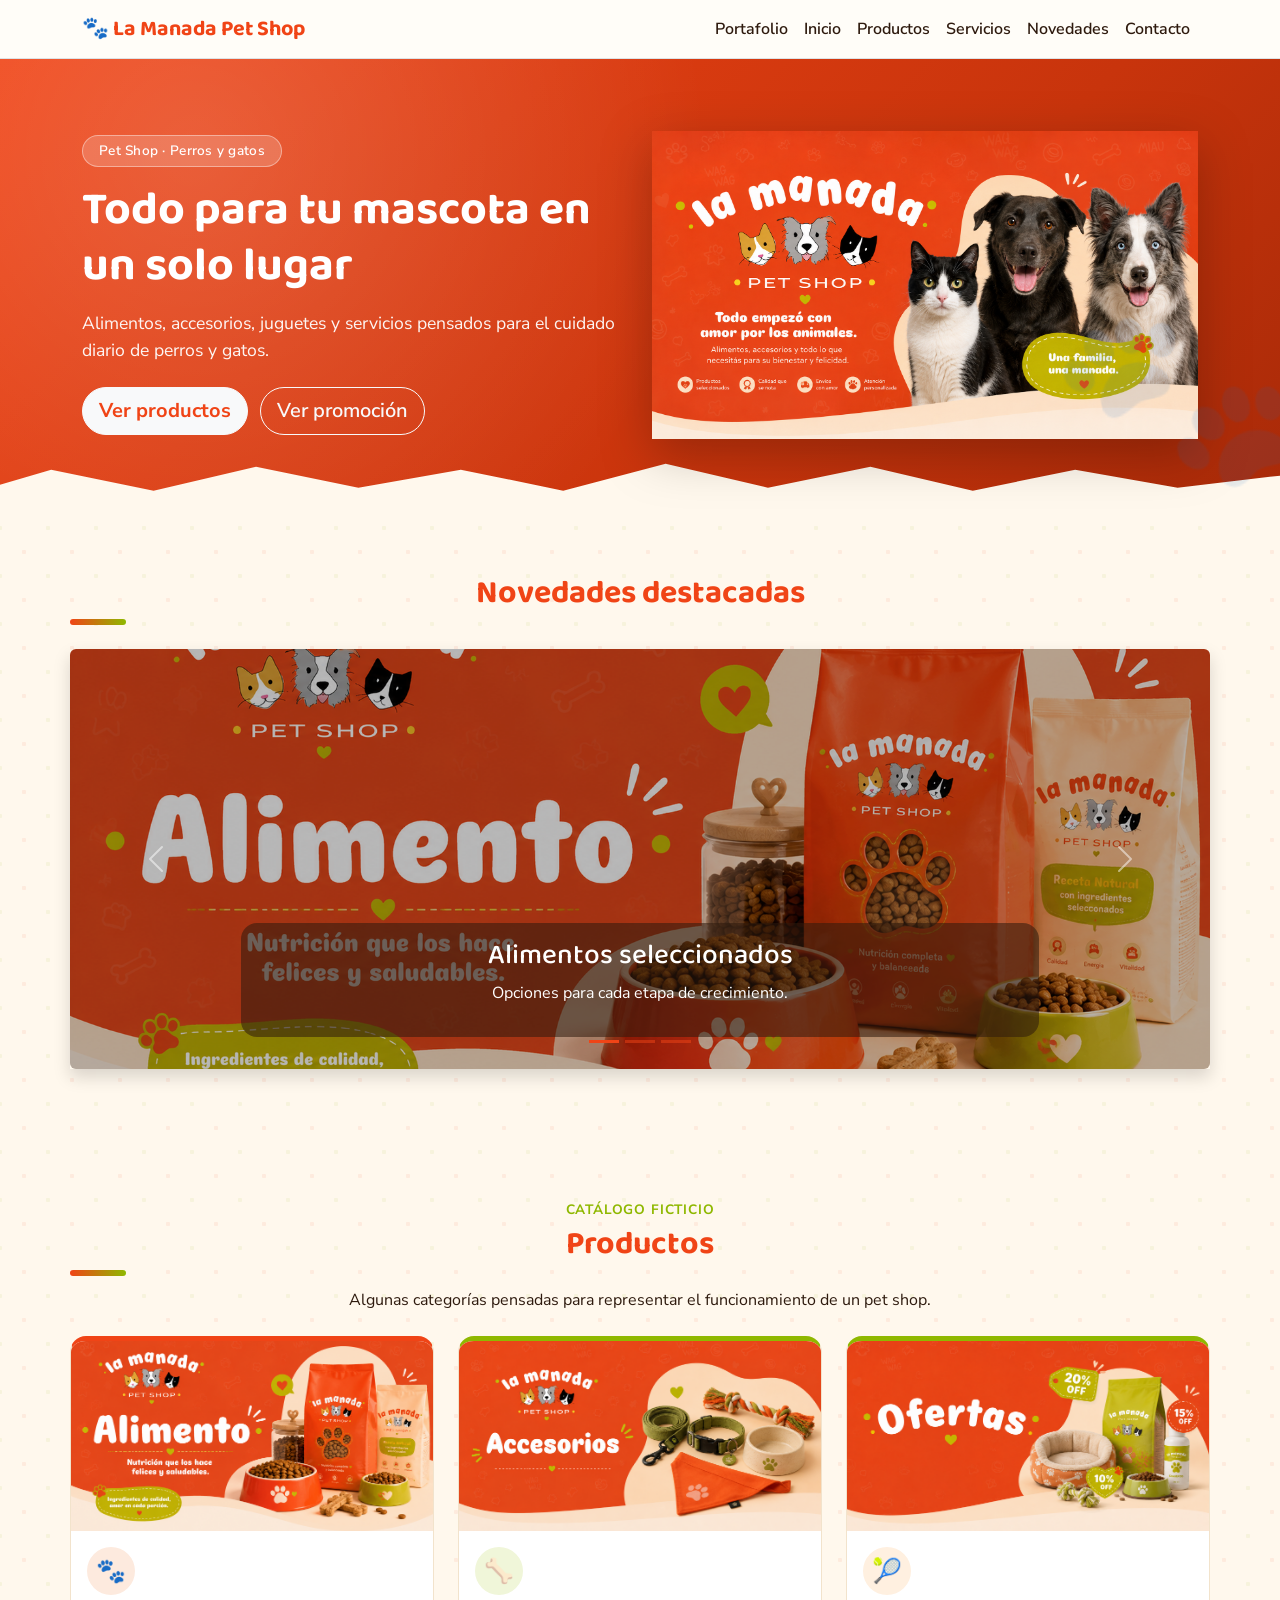
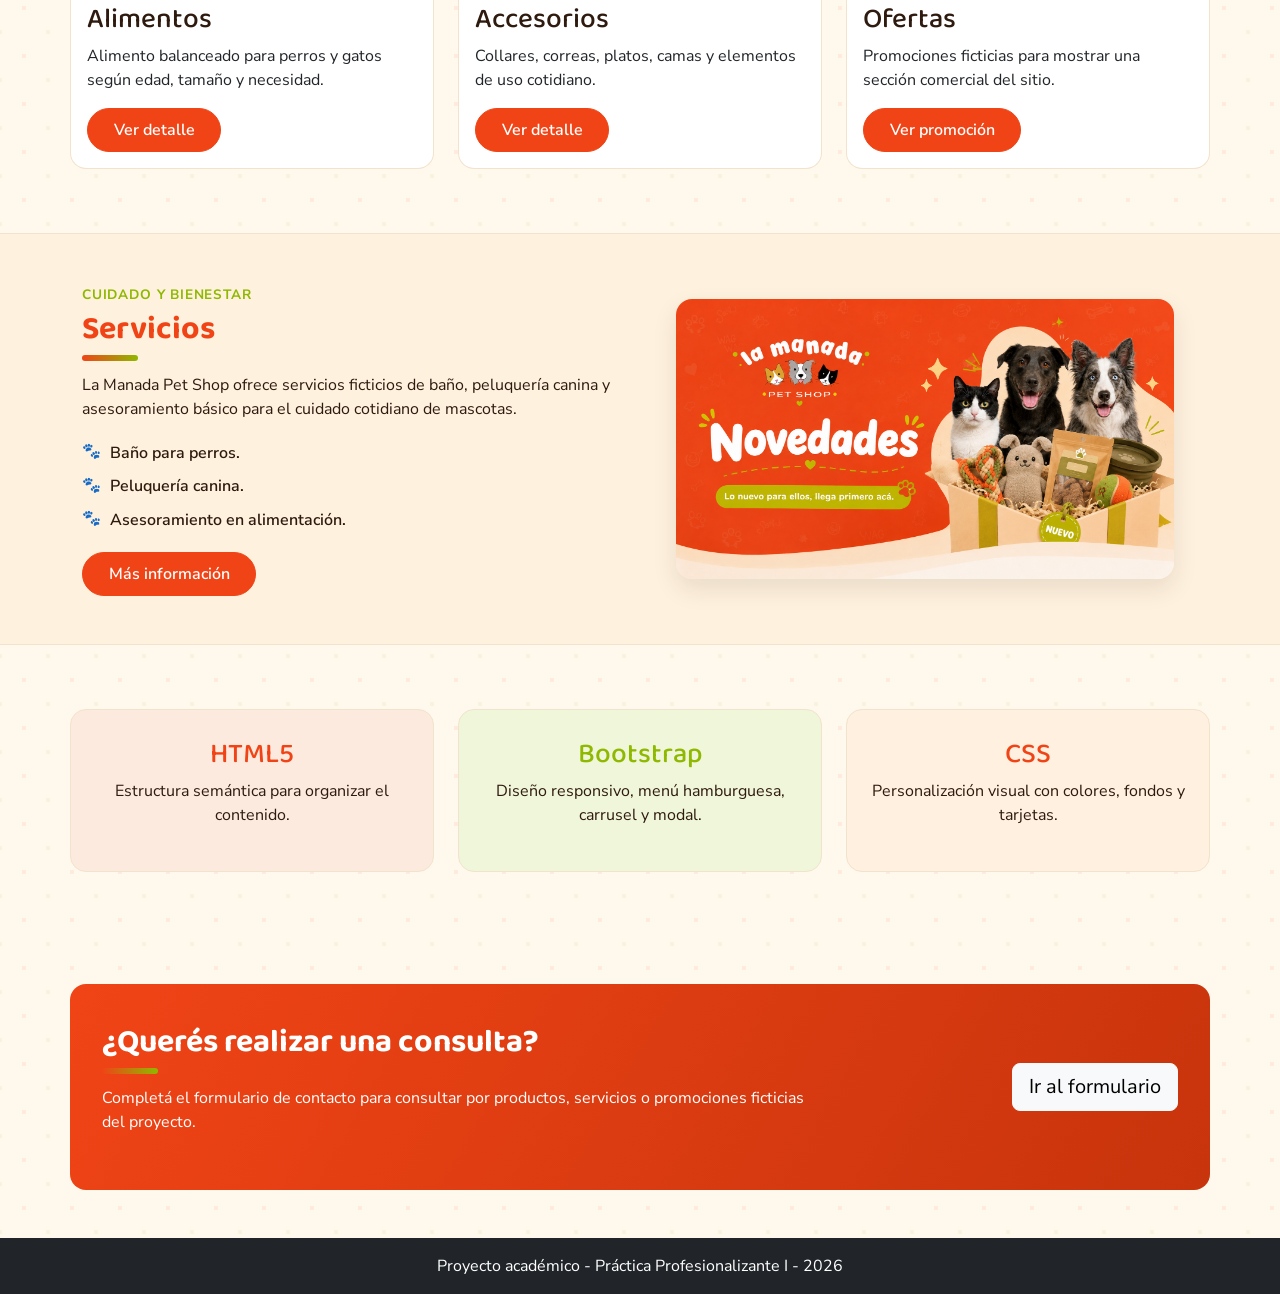
<file: LaManadaTP2/landing.html>
<!DOCTYPE html>
<html lang="es">
<head>
    <meta charset="UTF-8">
    <meta name="author" content="Álvaro Núñez y Juan Benegas">
    <meta name="viewport" content="width=device-width, initial-scale=1.0">
    <title>Landing | La Manada Pet Shop</title>

    <!-- Bootstrap -->
    <link href="https://cdn.jsdelivr.net/npm/bootstrap@5.3.3/dist/css/bootstrap.min.css" rel="stylesheet">
    
    <!-- CSS propio -->
    <style>
/* ============================================================
   La Manada Pet Shop - styles.css
   Hoja de estilos para index.html, formulario.html y landing.html
   Paleta tomada de guia-estilo.html:
     Naranja principal ...... #f04416
     Verde lima ............. #8fb800
     Crema de fondo ......... #fff8ed
     Texto principal ........ #2e1a0e
   ============================================================ */

@import url('https://fonts.googleapis.com/css2?family=Baloo+2:wght@500;600;700&family=Nunito+Sans:wght@400;600;700&display=swap');

:root {
    --naranja: #f04416;
    --naranja-oscuro: #c8340c;
    --lima: #8fb800;
    --crema: #fff8ed;
    --crema-borde: #f2e3cc;
    --oscuro: #2e1a0e;
    --radio: 16px;
    --sombra: 0 10px 25px rgba(46, 26, 14, 0.10);
}

* {
    box-sizing: border-box;
}

html {
    scroll-behavior: smooth;
    scroll-padding-top: 80px;
}

body {
    font-family: 'Nunito Sans', 'Segoe UI', sans-serif;
    color: var(--oscuro);
    background-color: var(--crema);
    background-image:
        radial-gradient(circle, rgba(240, 68, 22, 0.07) 2px, transparent 2.5px),
        radial-gradient(circle, rgba(143, 184, 0, 0.07) 2px, transparent 2.5px);
    background-size: 48px 48px, 48px 48px;
    background-position: 0 0, 24px 24px;
}

h1, h2, h3, .navbar-brand {
    font-family: 'Baloo 2', 'Segoe UI', sans-serif;
}

h2 {
    color: var(--naranja);
    font-weight: 700;
    margin-bottom: 0.75rem;
    position: relative;
    display: inline-block;
}

h2::after {
    content: "";
    display: block;
    width: 3.5rem;
    height: 6px;
    margin-top: 0.35rem;
    border-radius: 999px;
    background: linear-gradient(90deg, var(--naranja) 0%, var(--lima) 100%);
}

main h2,
.contacto-landing h2 {
    display: block;
}

h3 {
    color: var(--oscuro);
}

a {
    color: var(--naranja);
}

a:hover {
    color: var(--naranja-oscuro);
}

/* ---------------------------------------------------------
   Utilidades de color (usadas directamente en el HTML)
--------------------------------------------------------- */

.bg-orange {
    background-color: var(--naranja) !important;
}

.btn-orange {
    background-color: var(--naranja);
    border-color: var(--naranja);
    color: #fff;
    font-weight: 600;
    border-radius: 999px;
    padding: 0.55rem 1.6rem;
    transition: transform 0.15s ease, background-color 0.15s ease, box-shadow 0.15s ease;
}

.btn-orange:hover,
.btn-orange:focus {
    background-color: var(--naranja-oscuro);
    border-color: var(--naranja-oscuro);
    color: #fff;
    transform: translateY(-2px);
    box-shadow: 0 8px 16px rgba(240, 68, 22, 0.28);
}

.btn-outline-secondary {
    border-radius: 999px;
    font-weight: 600;
}

/* ---------------------------------------------------------
   Barra de navegación
--------------------------------------------------------- */

.navbar {
    background-color: #fffdf8 !important;
}

.navbar-brand {
    color: var(--naranja) !important;
    font-size: 1.35rem;
}

.navbar-brand::before {
    content: "🐾 ";
}

.nav-link {
    font-weight: 600;
    color: var(--oscuro) !important;
    position: relative;
}

.nav-link.active,
.nav-link:hover {
    color: var(--naranja) !important;
}

.nav-link.active::after {
    content: "";
    position: absolute;
    left: 0.5rem;
    right: 0.5rem;
    bottom: 2px;
    height: 3px;
    border-radius: 3px;
    background-color: var(--naranja);
}

/* ---------------------------------------------------------
   Encabezado tipo "hero" (index.html y landing.html)
--------------------------------------------------------- */

.hero-landing {
    background: radial-gradient(circle at 15% 20%, rgba(255, 255, 255, 0.16) 0, transparent 45%),
                linear-gradient(135deg, var(--naranja) 0%, var(--naranja-oscuro) 65%, #a82a08 100%);
    color: #fff;
    padding: 4.5rem 0;
    position: relative;
    overflow: hidden;
}

.hero-landing::after {
    content: "🐾";
    position: absolute;
    right: -1rem;
    bottom: -2rem;
    font-size: 12rem;
    opacity: 0.10;
    transform: rotate(-12deg);
    pointer-events: none;
}

.hero-landing::before {
    content: "";
    position: absolute;
    left: 0;
    right: 0;
    bottom: -1px;
    height: 60px;
    background-color: var(--crema);
    clip-path: polygon(0 100%, 100% 100%, 100% 40%, 92% 60%, 84% 30%, 76% 65%, 68% 25%, 60% 60%, 52% 20%, 44% 65%, 36% 30%, 28% 60%, 20% 25%, 12% 65%, 4% 30%, 0 55%);
}

.etiqueta-hero {
    display: inline-block;
    background-color: rgba(255, 255, 255, 0.18);
    border: 1px solid rgba(255, 255, 255, 0.4);
    border-radius: 999px;
    padding: 0.3rem 1rem;
    font-size: 0.85rem;
    font-weight: 600;
    letter-spacing: 0.02em;
    margin-bottom: 1rem;
}

.hero-contenido h1 {
    font-weight: 700;
    font-size: clamp(2rem, 4vw, 2.9rem);
    margin-bottom: 1rem;
}

.hero-contenido p {
    font-size: 1.1rem;
    max-width: 34rem;
    opacity: 0.95;
}

.hero-botones {
    margin-top: 1.5rem;
    display: flex;
    gap: 0.75rem;
    flex-wrap: wrap;
}

.hero-botones .btn-light {
    color: var(--naranja);
    font-weight: 700;
    border-radius: 999px;
}

.hero-botones .btn-outline-light {
    border-radius: 999px;
    font-weight: 600;
}

.hero-img {
    max-height: 320px;
    filter: drop-shadow(0 15px 25px rgba(0, 0, 0, 0.25));
}

/* ---------------------------------------------------------
   Tarjetas generales (index.html: integrantes y proyectos)
--------------------------------------------------------- */

.card {
    border: 1px solid var(--crema-borde);
    border-top: 5px solid var(--naranja);
    border-radius: var(--radio);
    background-color: #fff;
    transition: transform 0.18s ease, box-shadow 0.18s ease;
}

.row.g-4 > div:nth-child(even) .card,
.row.g-4 > div:nth-child(3n) .card {
    border-top-color: var(--lima);
}

.card:hover {
    transform: translateY(-4px) rotate(-0.4deg);
    box-shadow: var(--sombra);
}

.card-title {
    color: var(--naranja);
    font-family: 'Baloo 2', sans-serif;
}

/* Bitácora / tabla */

.table {
    border-radius: var(--radio);
    overflow: hidden;
}

.table thead.table-dark {
    background-color: var(--oscuro) !important;
}

.table-striped > tbody > tr:nth-of-type(odd) > * {
    background-color: #fdf3e4;
}

/* ---------------------------------------------------------
   Landing: secciones generales
--------------------------------------------------------- */

.landing-section {
    padding: 4rem 0;
}

.subtitulo-seccion {
    display: inline-block;
    color: var(--lima);
    font-weight: 700;
    letter-spacing: 0.06em;
    text-transform: uppercase;
    font-size: 0.85rem;
    margin-bottom: 0.35rem;
}

/* Carrusel */

.carousel-img {
    height: 420px;
    object-fit: cover;
    filter: brightness(0.72);
}

.carousel-box {
    background-color: rgba(46, 26, 14, 0.55);
    border-radius: var(--radio);
    padding: 1rem 1.5rem;
    bottom: 2rem;
}

.carousel-box h3 {
    color: #fff;
    font-family: 'Baloo 2', sans-serif;
}

.carousel-indicators [data-bs-target] {
    background-color: var(--naranja);
}

/* Productos */

.card-producto {
    border-radius: var(--radio);
    overflow: hidden;
}

.icono-card {
    font-size: 1.5rem;
    margin-bottom: 0.5rem;
    display: inline-flex;
    align-items: center;
    justify-content: center;
    width: 3rem;
    height: 3rem;
    border-radius: 50%;
    background-color: #fdeade;
}

#productos .col-md-4:nth-child(2) .icono-card {
    background-color: #f0f6d9;
}

#productos .col-md-4:nth-child(3) .icono-card {
    background-color: #fff0e0;
}

.producto-img {
    height: 190px;
    object-fit: cover;
    transition: transform 0.25s ease;
}

.card-producto:hover .producto-img {
    transform: scale(1.06) rotate(-1deg);
}

/* Servicios */

.servicios-landing {
    background-color: #fef1de;
    border-top: 1px solid var(--crema-borde);
    border-bottom: 1px solid var(--crema-borde);
}

.lista-servicios {
    list-style: none;
    padding-left: 0;
    margin: 1.25rem 0;
}

.lista-servicios li {
    padding-left: 1.75rem;
    position: relative;
    margin-bottom: 0.6rem;
    font-weight: 600;
}

.lista-servicios li::before {
    content: "🐾";
    position: absolute;
    left: 0;
    top: -0.05rem;
    font-size: 0.95rem;
}

.imagen-servicios {
    max-height: 280px;
    border-radius: var(--radio);
    box-shadow: var(--sombra);
}

/* Bloque informativo (HTML5 / Bootstrap / CSS) */

.dato-card {
    background-color: #fff;
    border: 1px solid var(--crema-borde);
    border-radius: var(--radio);
    padding: 1.75rem 1.25rem;
    height: 100%;
}

.bloque-info .col-md-4:nth-child(1) .dato-card {
    background-color: #fdeade;
}

.bloque-info .col-md-4:nth-child(2) .dato-card {
    background-color: #f0f6d9;
}

.bloque-info .col-md-4:nth-child(3) .dato-card {
    background-color: #fff0e0;
}

.dato-card h3 {
    color: var(--lima);
    font-family: 'Baloo 2', sans-serif;
}

.bloque-info .col-md-4:nth-child(1) .dato-card h3,
.bloque-info .col-md-4:nth-child(3) .dato-card h3 {
    color: var(--naranja);
}

/* Contacto */

.contacto-landing {
    background: linear-gradient(120deg, var(--naranja) 0%, var(--naranja-oscuro) 100%);
    color: #fff;
    border-radius: var(--radio);
    padding: 2.5rem 2rem;
}

.contacto-landing h2 {
    color: #fff;
}

/* ---------------------------------------------------------
   Formulario de contacto (formulario.html)
--------------------------------------------------------- */

main form {
    border: 3px dashed var(--crema-borde) !important;
    border-radius: var(--radio) !important;
    position: relative;
    overflow: visible !important;
}

main form::before {
    content: "🐶 🐱 Formulario de contacto";
    position: absolute;
    top: -1.1rem;
    left: 1.5rem;
    background-color: var(--crema);
    padding: 0 0.75rem;
    font-family: 'Baloo 2', sans-serif;
    font-weight: 700;
    color: var(--naranja);
    font-size: 0.95rem;
}

.form-label {
    font-weight: 700;
    color: var(--oscuro);
}

.form-label::before {
    margin-right: 0.4rem;
}

label[for="nombre"]::before { content: "🙋"; }
label[for="email"]::before { content: "✉️"; }
label[for="telefono"]::before { content: "📞"; }
label[for="mascota"]::before { content: "🐾"; }
label[for="motivo"]::before { content: "💬"; }
label[for="mensaje"]::before { content: "📝"; }

.mb-3:has(#nombre),
.mb-3:has(#telefono),
.mb-3:has(#motivo) {
    border-left: 4px solid var(--naranja);
    padding-left: 0.9rem;
}

.mb-3:has(#email),
.mb-3:has(#mascota),
.mb-3:has(#mensaje) {
    border-left: 4px solid var(--lima);
    padding-left: 0.9rem;
}

.form-check-label::before {
    content: "✅ ";
}

.form-control,
.form-select {
    border-radius: 10px;
    border-color: var(--crema-borde);
}

.form-control:focus,
.form-select:focus {
    border-color: var(--naranja);
    box-shadow: 0 0 0 0.2rem rgba(240, 68, 22, 0.18);
}

.form-check-input:checked {
    background-color: var(--naranja);
    border-color: var(--naranja);
}

/* ---------------------------------------------------------
   Pie de página
--------------------------------------------------------- */

footer {
    background-color: var(--oscuro) !important;
}

/* ---------------------------------------------------------
   Modales (landing.html)
--------------------------------------------------------- */

.modal-content {
    border-radius: var(--radio);
    overflow: hidden;
    border: none;
}

#modalServicios .modal-header,
#modalAccesorios .modal-header {
    background-color: var(--lima) !important;
}

/* ---------------------------------------------------------
   Responsive
--------------------------------------------------------- */

@media (max-width: 767.98px) {
    .hero-landing {
        padding: 3rem 0;
        text-align: center;
    }

    .hero-botones {
        justify-content: center;
    }

    .carousel-img {
        height: 260px;
    }

    .contacto-landing {
        text-align: center;
    }

    .contacto-landing .text-md-end {
        text-align: center !important;
        margin-top: 1rem;
    }
}

    </style>
</head>
<body class="landing-body">

<!-- Menú responsive con hamburguesa -->
<nav class="navbar navbar-expand-lg navbar-light bg-light border-bottom sticky-top">
    <div class="container">
        <a class="navbar-brand fw-bold" href="index.html">La Manada Pet Shop</a>

        <button class="navbar-toggler" type="button" data-bs-toggle="collapse" data-bs-target="#menuLanding" aria-controls="menuLanding" aria-expanded="false" aria-label="Abrir menú">
            <span class="navbar-toggler-icon"></span>
        </button>

        <div class="collapse navbar-collapse" id="menuLanding">
            <ul class="navbar-nav ms-auto">
                <li class="nav-item"><a class="nav-link" href="index.html">Portafolio</a></li>
                <li class="nav-item"><a class="nav-link" href="#inicio">Inicio</a></li>
                <li class="nav-item"><a class="nav-link" href="#productos">Productos</a></li>
                <li class="nav-item"><a class="nav-link" href="#servicios">Servicios</a></li>
                <li class="nav-item"><a class="nav-link" href="#novedades">Novedades</a></li>
                <li class="nav-item"><a class="nav-link" href="#contacto">Contacto</a></li>
            </ul>
        </div>
    </div>
</nav>

<!-- Hero principal -->
<header id="inicio" class="hero-landing">
    <div class="container">
        <div class="row align-items-center g-4">
            
            <div class="col-lg-6">
                <div class="hero-contenido">
                    <span class="etiqueta-hero">Pet Shop · Perros y gatos</span>

                    <h1>Todo para tu mascota en un solo lugar</h1>

                    <p>
                        Alimentos, accesorios, juguetes y servicios pensados para el cuidado
                        diario de perros y gatos.
                    </p>

                    <div class="hero-botones">
                        <a href="#productos" class="btn btn-light btn-lg">Ver productos</a>

                        <button class="btn btn-outline-light btn-lg" data-bs-toggle="modal" data-bs-target="#modalPromo">
                            Ver promoción
                        </button>
                    </div>
                </div>
            </div>

            <div class="col-lg-6 text-center">
                <img src="img/encabezado- la manada-principal.png" alt="Imagen principal de La Manada Pet Shop" class="img-fluid hero-img">
            </div>

        </div>
    </div>
</header>

<main>

    <!-- Carrusel -->
    <section id="novedades" class="container landing-section">
        <h2 class="text-center mb-4">Novedades destacadas</h2>

        <div id="carruselManada" class="carousel slide shadow" data-bs-ride="carousel">
            
            <div class="carousel-indicators">
                <button type="button" data-bs-target="#carruselManada" data-bs-slide-to="0" class="active" aria-label="Alimentos"></button>
                <button type="button" data-bs-target="#carruselManada" data-bs-slide-to="1" aria-label="Accesorios"></button>
                <button type="button" data-bs-target="#carruselManada" data-bs-slide-to="2" aria-label="Ofertas"></button>
            </div>

            <div class="carousel-inner rounded">

                <div class="carousel-item active">
                    <img src="img/portada alimento.png" class="d-block w-100 carousel-img" alt="Alimentos para mascotas">
                    <div class="carousel-caption carousel-box">
                        <h3>Alimentos seleccionados</h3>
                        <p>Opciones para cada etapa de crecimiento.</p>
                    </div>
                </div>

                <div class="carousel-item">
                    <img src="img/accesorios-portada.png" class="d-block w-100 carousel-img" alt="Accesorios para mascotas">
                    <div class="carousel-caption carousel-box">
                        <h3>Accesorios y juguetes</h3>
                        <p>Productos pensados para el bienestar de tu mascota.</p>
                    </div>
                </div>

                <div class="carousel-item">
                    <img src="img/ofertas-generico-porcentajes.png" class="d-block w-100 carousel-img" alt="Ofertas del pet shop">
                    <div class="carousel-caption carousel-box">
                        <h3>Ofertas especiales</h3>
                        <p>Promociones ficticias para presentar el prototipo.</p>
                    </div>
                </div>

            </div>

            <button class="carousel-control-prev" type="button" data-bs-target="#carruselManada" data-bs-slide="prev">
                <span class="carousel-control-prev-icon"></span>
                <span class="visually-hidden">Anterior</span>
            </button>

            <button class="carousel-control-next" type="button" data-bs-target="#carruselManada" data-bs-slide="next">
                <span class="carousel-control-next-icon"></span>
                <span class="visually-hidden">Siguiente</span>
            </button>
        </div>
    </section>

    <!-- Productos -->
    <section id="productos" class="container landing-section">
        <div class="text-center mb-4">
            <span class="subtitulo-seccion">Catálogo ficticio</span>
            <h2>Productos</h2>
            <p>Algunas categorías pensadas para representar el funcionamiento de un pet shop.</p>
        </div>

        <div class="row g-4">

            <div class="col-md-4">
                <article class="card card-producto h-100">
                    <img src="img/portada alimento.png" class="card-img-top producto-img" alt="Alimentos para mascotas">
                    <div class="card-body">
                        <div class="icono-card">🐾</div>
                        <h3>Alimentos</h3>
                        <p>Alimento balanceado para perros y gatos según edad, tamaño y necesidad.</p>
                        <button class="btn btn-orange" data-bs-toggle="modal" data-bs-target="#modalAlimentos">Ver detalle</button>
                    </div>
                </article>
            </div>

            <div class="col-md-4">
                <article class="card card-producto h-100">
                    <img src="img/accesorios-portada.png" class="card-img-top producto-img" alt="Accesorios para mascotas">
                    <div class="card-body">
                        <div class="icono-card">🦴</div>
                        <h3>Accesorios</h3>
                        <p>Collares, correas, platos, camas y elementos de uso cotidiano.</p>
                        <button class="btn btn-orange" data-bs-toggle="modal" data-bs-target="#modalAccesorios">Ver detalle</button>
                    </div>
                </article>
            </div>

            <div class="col-md-4">
                <article class="card card-producto h-100">
                    <img src="img/ofertas-generico-porcentajes.png" class="card-img-top producto-img" alt="Ofertas para mascotas">
                    <div class="card-body">
                        <div class="icono-card">🎾</div>
                        <h3>Ofertas</h3>
                        <p>Promociones ficticias para mostrar una sección comercial del sitio.</p>
                        <button class="btn btn-orange" data-bs-toggle="modal" data-bs-target="#modalPromo">Ver promoción</button>
                    </div>
                </article>
            </div>

        </div>
    </section>

    <!-- Servicios -->
    <section id="servicios" class="servicios-landing py-5">
        <div class="container">
            <div class="row align-items-center g-4">
                
                <div class="col-md-6">
                    <span class="subtitulo-seccion">Cuidado y bienestar</span>
                    <h2>Servicios</h2>
                    <p>
                        La Manada Pet Shop ofrece servicios ficticios de baño, peluquería canina
                        y asesoramiento básico para el cuidado cotidiano de mascotas.
                    </p>

                    <ul class="lista-servicios">
                        <li>Baño para perros.</li>
                        <li>Peluquería canina.</li>
                        <li>Asesoramiento en alimentación.</li>
                    </ul>

                    <button class="btn btn-orange" data-bs-toggle="modal" data-bs-target="#modalServicios">
                        Más información
                    </button>
                </div>

                <div class="col-md-6 text-center">
                    <img src="img/aviso novedades generico.png" alt="Aviso de novedades La Manada" class="img-fluid imagen-servicios">
                </div>

            </div>
        </div>
    </section>

    <!-- Bloque informativo -->
    <section class="container landing-section bloque-info">
        <div class="row text-center g-4">

            <div class="col-md-4">
                <div class="dato-card">
                    <h3>HTML5</h3>
                    <p>Estructura semántica para organizar el contenido.</p>
                </div>
            </div>

            <div class="col-md-4">
                <div class="dato-card">
                    <h3>Bootstrap</h3>
                    <p>Diseño responsivo, menú hamburguesa, carrusel y modal.</p>
                </div>
            </div>

            <div class="col-md-4">
                <div class="dato-card">
                    <h3>CSS</h3>
                    <p>Personalización visual con colores, fondos y tarjetas.</p>
                </div>
            </div>

        </div>
    </section>

    <!-- Contacto -->
    <section id="contacto" class="container contacto-landing my-5">
        <div class="row align-items-center">
            <div class="col-md-8">
                <h2>¿Querés realizar una consulta?</h2>
                <p>
                    Completá el formulario de contacto para consultar por productos,
                    servicios o promociones ficticias del proyecto.
                </p>
            </div>

            <div class="col-md-4 text-md-end">
                <a href="formulario.html" class="btn btn-light btn-lg">Ir al formulario</a>
            </div>
        </div>
    </section>

</main>

<!-- Modal promoción -->
<div class="modal fade" id="modalPromo" tabindex="-1" aria-hidden="true">
    <div class="modal-dialog">
        <div class="modal-content">
            <div class="modal-header bg-orange text-white">
                <h5 class="modal-title">Promoción destacada</h5>
                <button type="button" class="btn-close" data-bs-dismiss="modal" aria-label="Cerrar"></button>
            </div>

            <div class="modal-body">
                <p>
                    Promoción ficticia: 10% de descuento en accesorios seleccionados
                    durante la semana de presentación del proyecto.
                </p>
            </div>

            <div class="modal-footer">
                <button type="button" class="btn btn-secondary" data-bs-dismiss="modal">Cerrar</button>
                <a href="formulario.html" class="btn btn-orange">Consultar</a>
            </div>
        </div>
    </div>
</div>

<!-- Modal servicios -->
<div class="modal fade" id="modalServicios" tabindex="-1" aria-hidden="true">
    <div class="modal-dialog">
        <div class="modal-content">
            <div class="modal-header bg-orange text-white">
                <h5 class="modal-title">Servicios de La Manada</h5>
                <button type="button" class="btn-close" data-bs-dismiss="modal" aria-label="Cerrar"></button>
            </div>

            <div class="modal-body">
                <p>
                    Los servicios son parte de un prototipo académico y fueron incluidos
                    para representar una posible solución web para un pet shop.
                </p>
                <p>
                    Esta sección permite demostrar el uso de componentes informativos,
                    botones y ventanas modales con Bootstrap.
                </p>
            </div>

            <div class="modal-footer">
                <button type="button" class="btn btn-secondary" data-bs-dismiss="modal">Cerrar</button>
            </div>
        </div>
    </div>
</div>

<!-- Modal alimentos -->
<div class="modal fade" id="modalAlimentos" tabindex="-1" aria-hidden="true">
    <div class="modal-dialog">
        <div class="modal-content">
            <div class="modal-header bg-orange text-white">
                <h5 class="modal-title">Alimentos</h5>
                <button type="button" class="btn-close" data-bs-dismiss="modal" aria-label="Cerrar"></button>
            </div>

            <div class="modal-body">
                <p>
                    Categoría ficticia destinada a mostrar alimentos para perros y gatos.
                    Se utiliza como parte del prototipo de landing page.
                </p>
            </div>
        </div>
    </div>
</div>

<!-- Modal accesorios -->
<div class="modal fade" id="modalAccesorios" tabindex="-1" aria-hidden="true">
    <div class="modal-dialog">
        <div class="modal-content">
            <div class="modal-header bg-orange text-white">
                <h5 class="modal-title">Accesorios</h5>
                <button type="button" class="btn-close" data-bs-dismiss="modal" aria-label="Cerrar"></button>
            </div>

            <div class="modal-body">
                <p>
                    Categoría ficticia con productos como collares, correas, juguetes,
                    camas y artículos para el cuidado diario de mascotas.
                </p>
            </div>
        </div>
    </div>
</div>

<footer class="bg-dark text-white text-center py-3">
    <p class="mb-0">Proyecto académico - Práctica Profesionalizante I - 2026</p>
</footer>

<script src="https://cdn.jsdelivr.net/npm/bootstrap@5.3.3/dist/js/bootstrap.bundle.min.js"></script>

</body>
</html>
</file>
